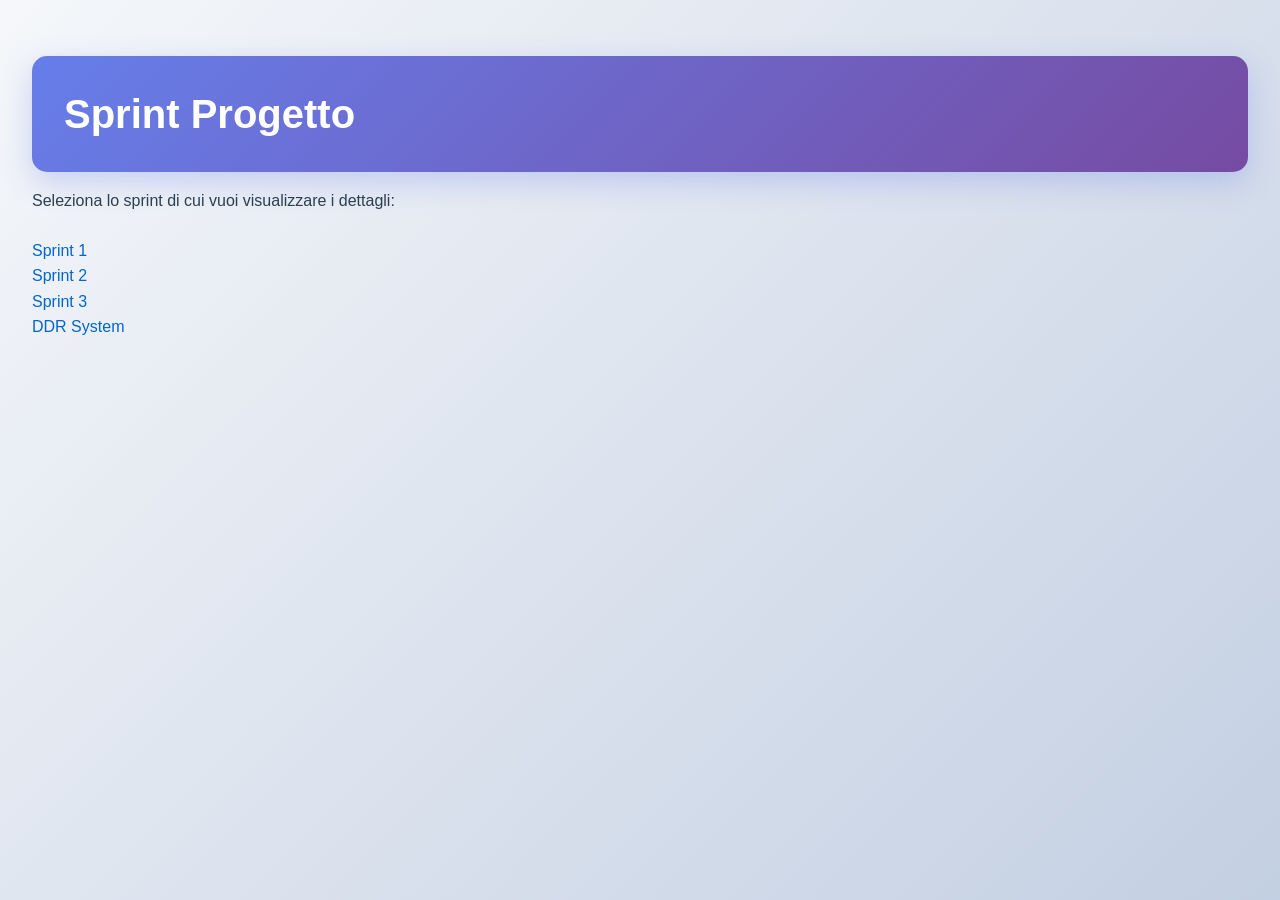
<file: docs/index.html>
<!DOCTYPE html>
<html lang="en">
<head>
    <meta charset="UTF-8">
    <meta name="viewport" content="width=device-width, initial-scale=1.0">
    <title>Sprint Progetto</title>
    <link rel="stylesheet" type="text/css" href="./css/styles.css">
</head>
<body>
    <h1>Sprint Progetto</h1>
    <p>Seleziona lo sprint di cui vuoi visualizzare i dettagli:</p>
    <a href="sprint1.html">Sprint 1</a>
    <br>
    <a href="sprint2.html">Sprint 2</a>
    <br>
    <a href="sprint3.html">Sprint 3</a>
    <br>
    <a href="ddrsystem.html">DDR System</a>
    <br>
</body>
</html>
</file>
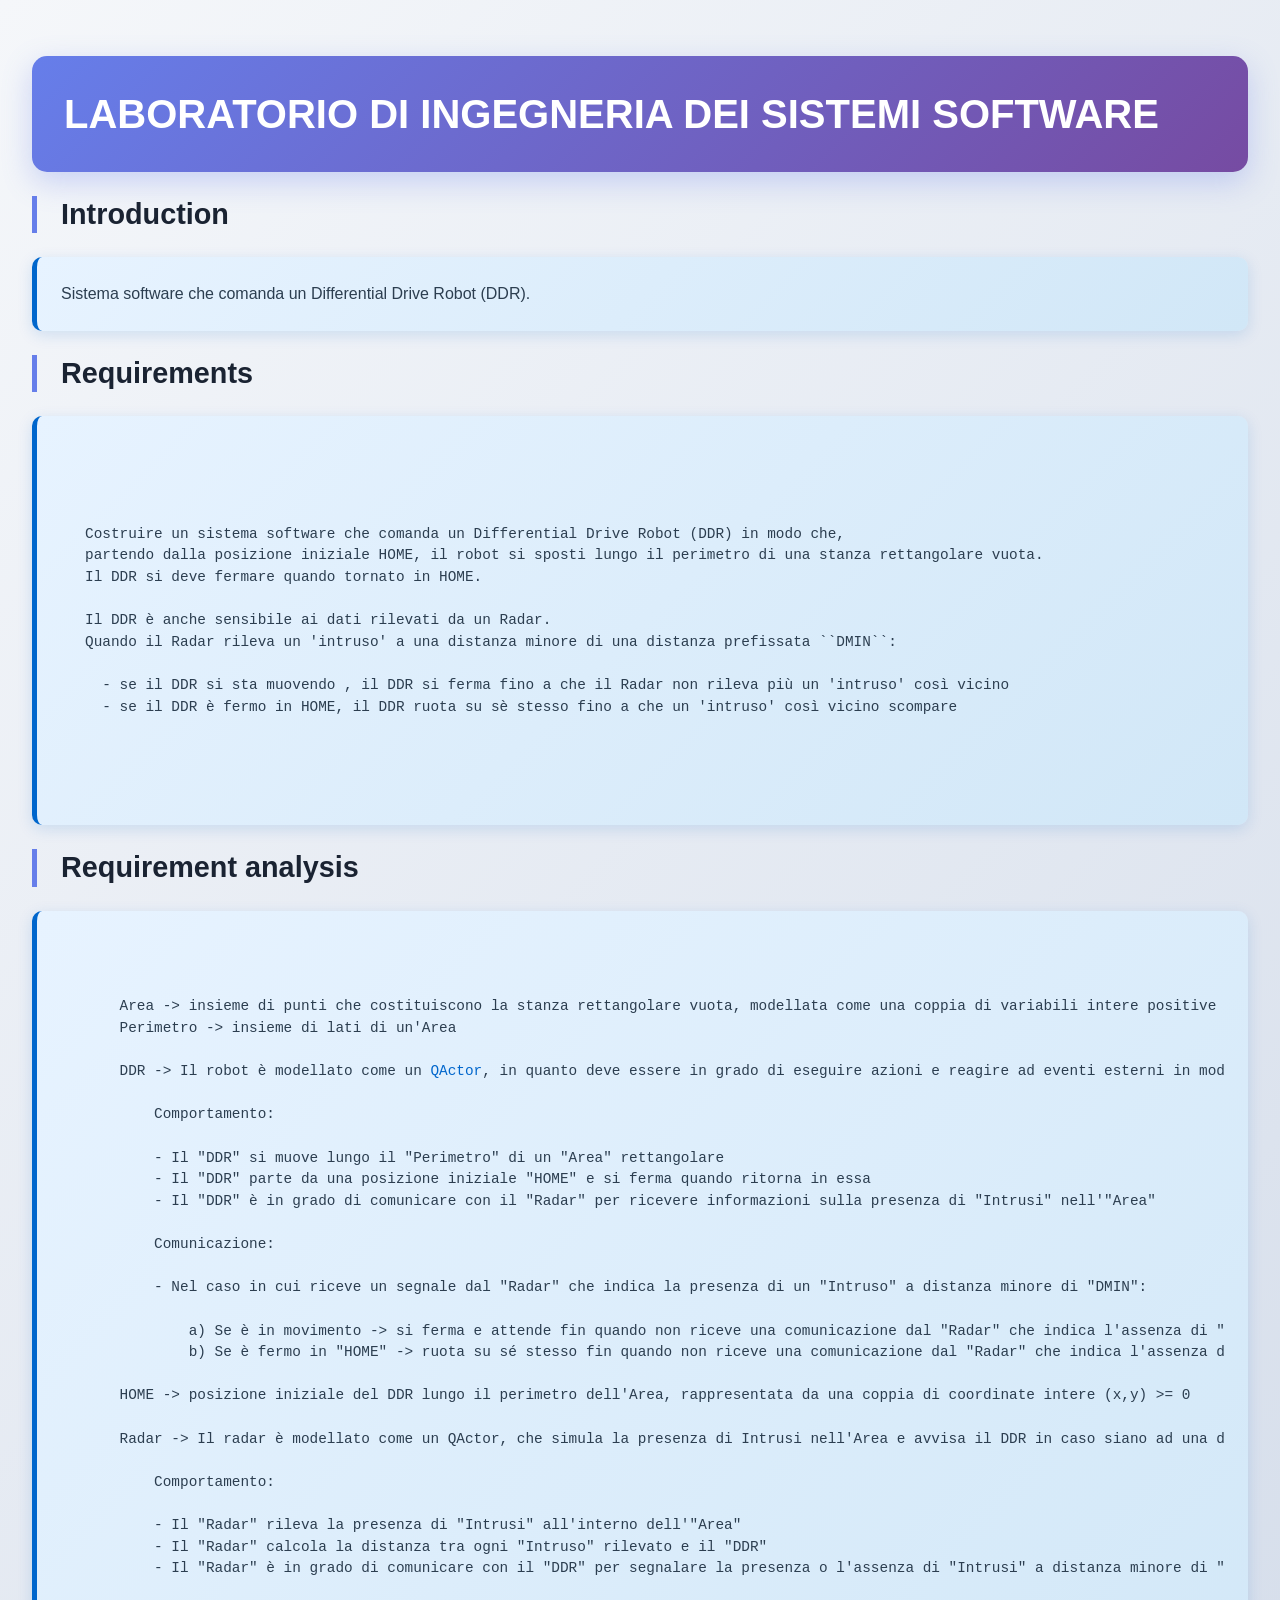
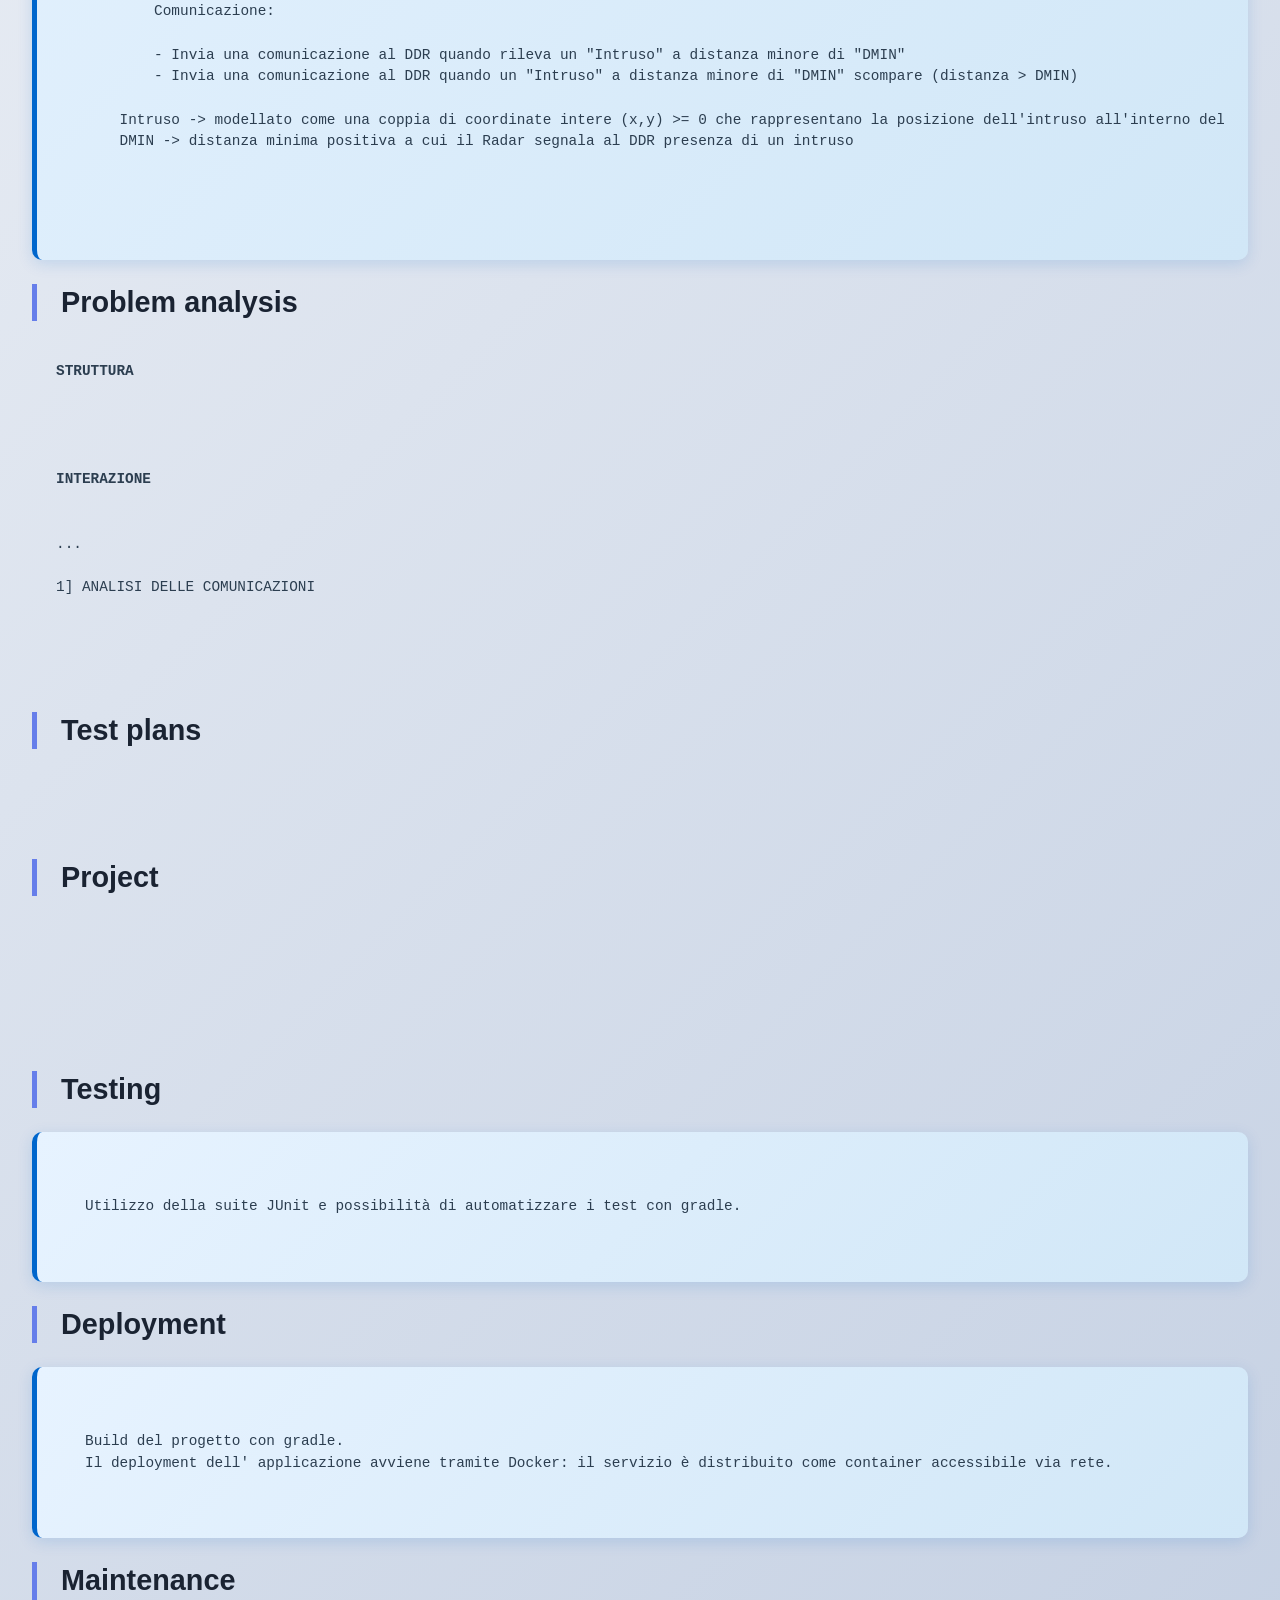
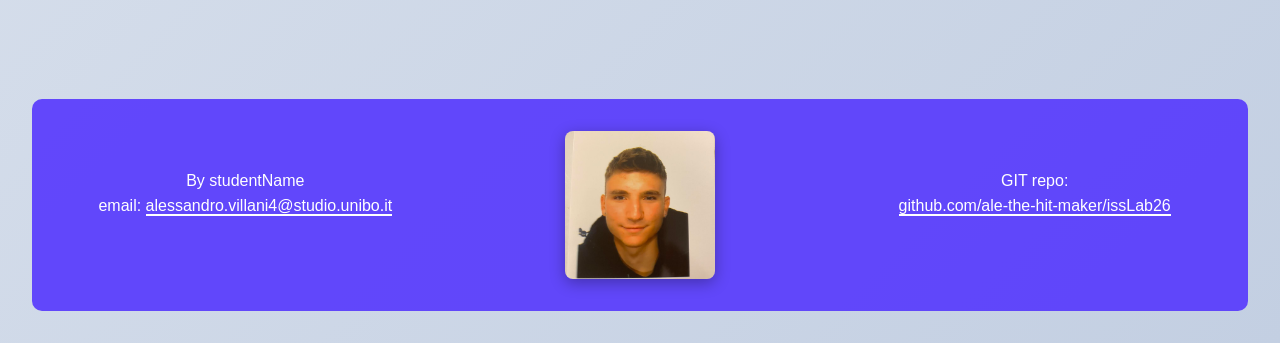
<file: docs/ddrsystem.html>
<!DOCTYPE html>
<html lang="en">
<head>
    <meta charset="UTF-8">
    <meta name="viewport" content="width=device-width, initial-scale=1.0">
    <title>DDR System</title>
<link rel="stylesheet" type="text/css" href="./css/styles.css">
</head>
    

<body>
<div id="top">
<h1>LABORATORIO DI INGEGNERIA DEI SISTEMI SOFTWARE <font size="5"></font> </h1>
</div>  

<div class="body"> 
<h2>Introduction</h2>
<div class="remark">
</pre>
    Sistema software che comanda un Differential Drive Robot (DDR).

</pre>
</div>

<h2>Requirements</h2>
 
<div class="remark">
<pre>


Costruire un sistema software che comanda un Differential Drive Robot (DDR) in modo che, 
partendo dalla posizione iniziale HOME, il robot si sposti lungo il perimetro di una stanza rettangolare vuota. 
Il DDR si deve fermare quando tornato in HOME.

Il DDR è anche sensibile ai dati rilevati da un Radar.
Quando il Radar rileva un 'intruso' a una distanza minore di una distanza prefissata ``DMIN``:
  
  - se il DDR si sta muovendo , il DDR si ferma fino a che il Radar non rileva più un 'intruso' così vicino 
  - se il DDR è fermo in HOME, il DDR ruota su sè stesso fino a che un 'intruso' così vicino scompare


</pre>
</div>



<h2>Requirement analysis</h2>
 
<div class="remark">
<pre>

    Area -> insieme di punti che costituiscono la stanza rettangolare vuota, modellata come una coppia di variabili intere positive che rappresentano la lunghezza e la larghezza dell'Area
    Perimetro -> insieme di lati di un'Area

    DDR -> Il robot è modellato come un <a href="https://anatali.github.io/issLab2026/_static/docs/Protobook.pdf#page=186" target="_blank">QActor</a>, in quanto deve essere in grado di eseguire azioni e reagire ad eventi esterni in modo proattivo.
        
        Comportamento:

        - Il "DDR" si muove lungo il "Perimetro" di un "Area" rettangolare
        - Il "DDR" parte da una posizione iniziale "HOME" e si ferma quando ritorna in essa
        - Il "DDR" è in grado di comunicare con il "Radar" per ricevere informazioni sulla presenza di "Intrusi" nell'"Area"

        Comunicazione:

        - Nel caso in cui riceve un segnale dal "Radar" che indica la presenza di un "Intruso" a distanza minore di "DMIN":

            a) Se è in movimento -> si ferma e attende fin quando non riceve una comunicazione dal "Radar" che indica l'assenza di "Intrusi" vicini (distanza > DMIN)
            b) Se è fermo in "HOME" -> ruota su sé stesso fin quando non riceve una comunicazione dal "Radar" che indica l'assenza di "Intrusi" vicini (distanza > DMIN)

    HOME -> posizione iniziale del DDR lungo il perimetro dell'Area, rappresentata da una coppia di coordinate intere (x,y) >= 0

    Radar -> Il radar è modellato come un QActor, che simula la presenza di Intrusi nell'Area e avvisa il DDR in caso siano ad una distanza minore di DMIN.
        
        Comportamento:
        
        - Il "Radar" rileva la presenza di "Intrusi" all'interno dell'"Area"
        - Il "Radar" calcola la distanza tra ogni "Intruso" rilevato e il "DDR"
        - Il "Radar" è in grado di comunicare con il "DDR" per segnalare la presenza o l'assenza di "Intrusi" a distanza minore di "DMIN"

        Comunicazione:

        - Invia una comunicazione al DDR quando rileva un "Intruso" a distanza minore di "DMIN"
        - Invia una comunicazione al DDR quando un "Intruso" a distanza minore di "DMIN" scompare (distanza > DMIN)

    Intruso -> modellato come una coppia di coordinate intere (x,y) >= 0 che rappresentano la posizione dell'intruso all'interno dell'Area
    DMIN -> distanza minima positiva a cui il Radar segnala al DDR presenza di un intruso


</pre>
</div>
 

<h2>Problem analysis</h2>

<pre>
<strong>STRUTTURA</strong>


<!-- <img src="./img/AnalisiDelProblema_s3.png" alt="Problem Analysis" width="40%" height="40%">
-->

<strong>INTERAZIONE</strong>


...

1] ANALISI DELLE COMUNICAZIONI



</pre>

<h2>Test plans</h2> 
<pre>

</pre>

<h2>Project</h2> 
 <pre>



 </pre>
 

<h2>Testing</h2>
<div class="remark">
<pre>
Utilizzo della suite JUnit e possibilità di automatizzare i test con gradle. 
</pre>
</div>

<h2>Deployment</h2>
<div class="remark">
<pre>
Build del progetto con gradle.
Il deployment dell' applicazione avviene tramite Docker: il servizio è distribuito come container accessibile via rete. 
</pre>
</div>

<h2>Maintenance</h2> 
 
<!-- USEFUL
<table style="width:100%" border="1">
<tr>
<td style="width:50%">
</td>
<td></td>
</tr>
</table>
-->
	      	
<br/><br/> 	
</div>  

<div class="footer">
    <div class="footer-left">
        <p>By studentName<br>email: <a href="mailto:alessandro.villani4@studio.unibo.it">alessandro.villani4@studio.unibo.it</a></p>
    </div>
    <div class="footer-center">
        <img src="./img/AlessandroVillani.jpg" alt="emiglio">
    </div>
    <div class="footer-right">
        <p>GIT repo:<br><a href="https://github.com/ale-the-hit-maker/issLab26">github.com/ale-the-hit-maker/issLab26</a></p>
    </div>
</div>
</body>
</html>
</file>
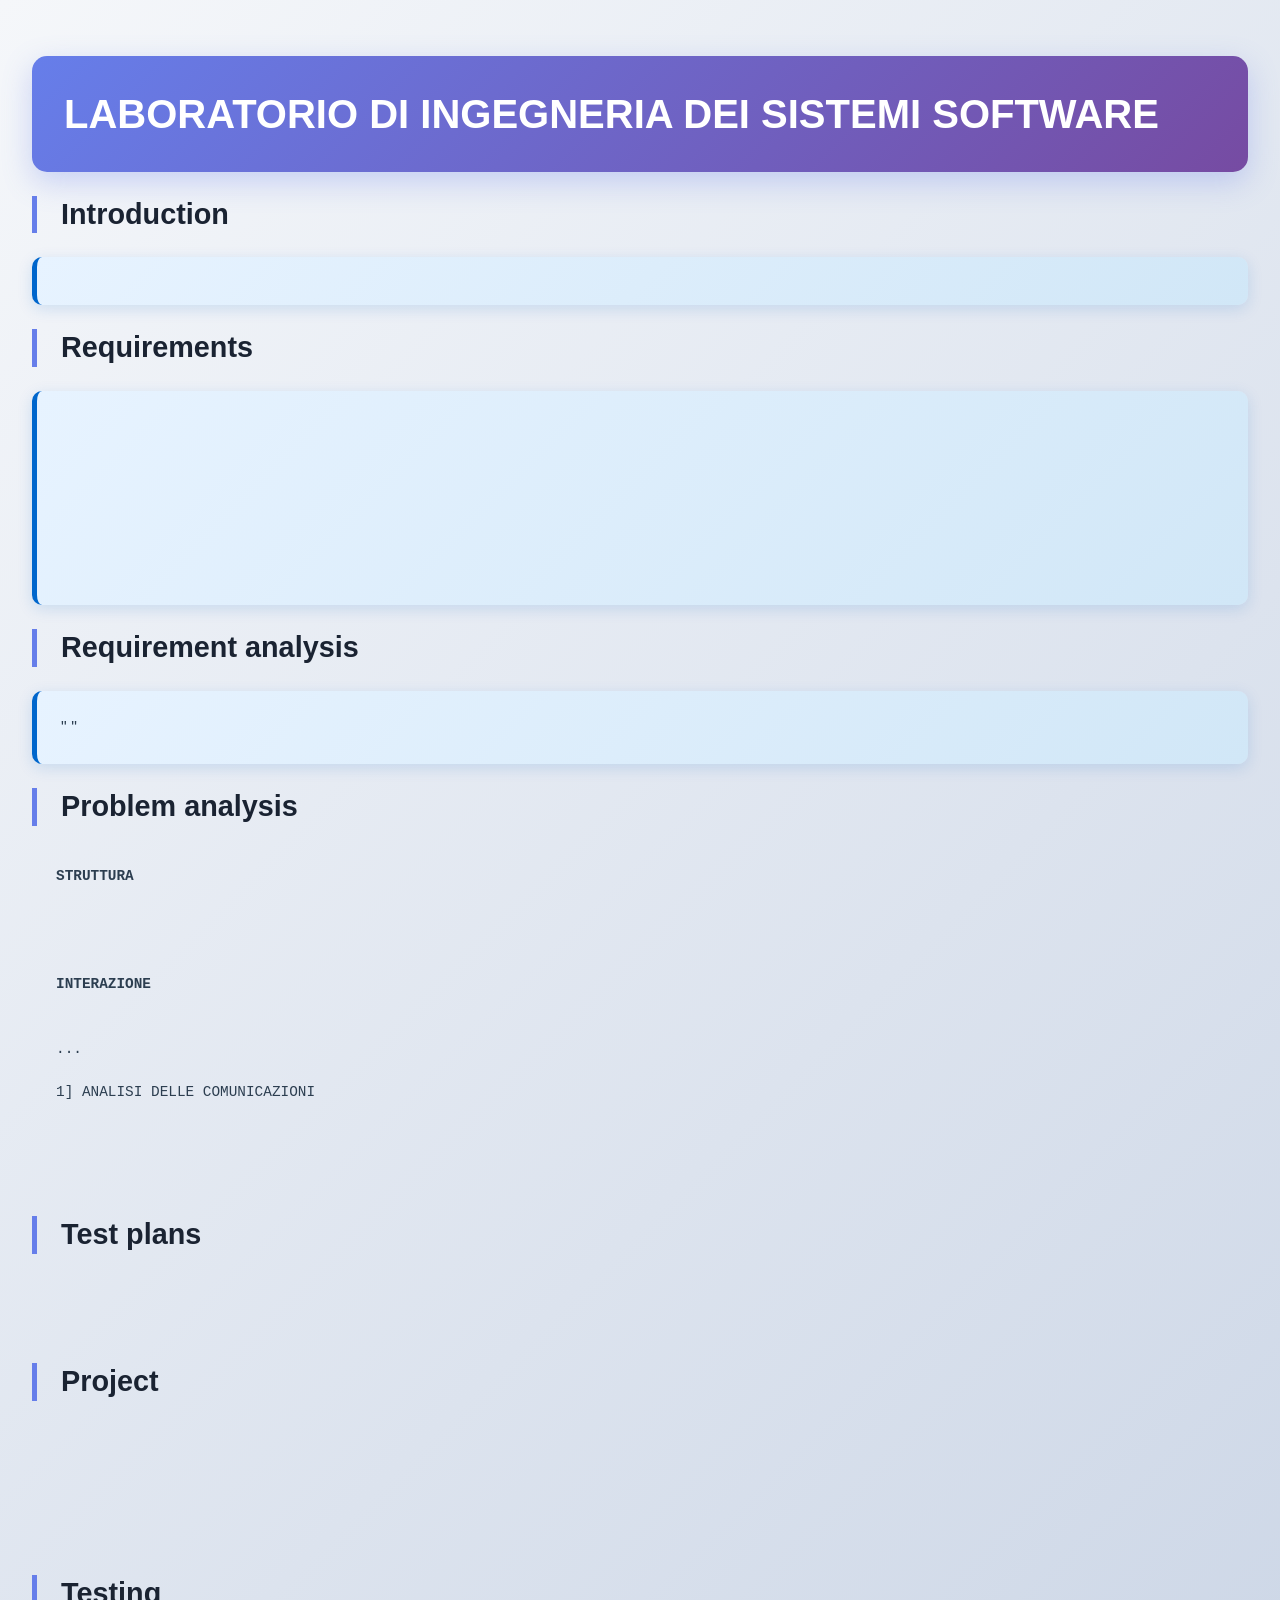
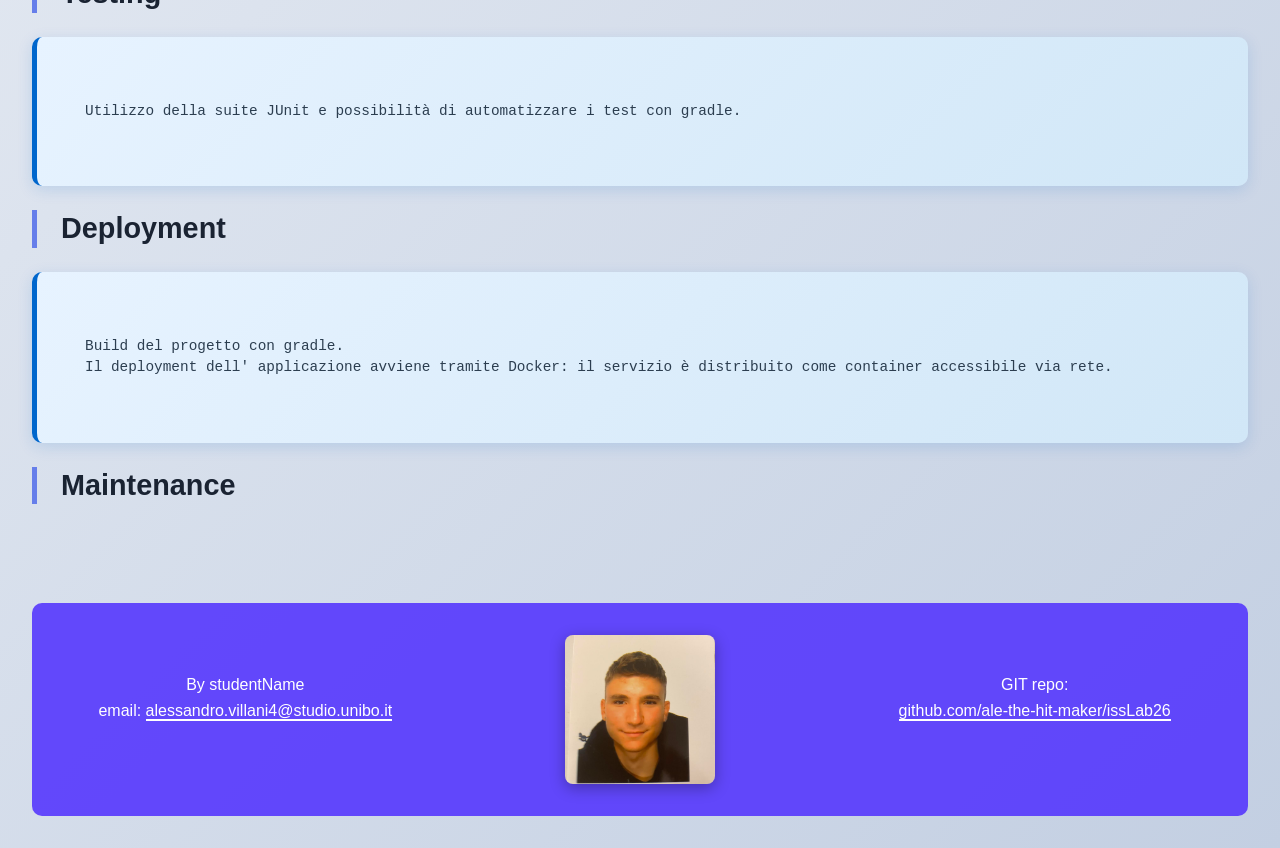
<file: docs/firefly.html>
<!DOCTYPE html>
<html lang="en">
<head>
    <meta charset="UTF-8">
    <meta name="viewport" content="width=device-width, initial-scale=1.0">
    <title>Sprint 3</title>
<link rel="stylesheet" type="text/css" href="./css/styles.css">
</head>
    

<body>
<div id="top">
<h1>LABORATORIO DI INGEGNERIA DEI SISTEMI SOFTWARE <font size="5"></font> </h1>
</div>  

<div class="body"> 
<h2>Introduction</h2>
<div class="remark">
</pre>


</pre>
</div>

<h2>Requirements</h2>
 
<div class="remark">
<pre>




</pre>
</div>



<h2>Requirement analysis</h2>
 
<div class="remark">
	" "
</div>
 

<h2>Problem analysis</h2>

<pre>
<strong>STRUTTURA</strong>


<!-- <img src="./img/AnalisiDelProblema_s3.png" alt="Problem Analysis" width="40%" height="40%">
-->

<strong>INTERAZIONE</strong>


...

1] ANALISI DELLE COMUNICAZIONI



</pre>

<h2>Test plans</h2> 
<pre>

</pre>

<h2>Project</h2> 
 <pre>



 </pre>
 

<h2>Testing</h2>
<div class="remark">
<pre>
Utilizzo della suite JUnit e possibilità di automatizzare i test con gradle. 
</pre>
</div>

<h2>Deployment</h2>
<div class="remark">
<pre>
Build del progetto con gradle.
Il deployment dell' applicazione avviene tramite Docker: il servizio è distribuito come container accessibile via rete. 
</pre>
</div>

<h2>Maintenance</h2> 
 
<!-- USEFUL
<table style="width:100%" border="1">
<tr>
<td style="width:50%">
</td>
<td></td>
</tr>
</table>
-->
	      	
<br/><br/> 	
</div>  

<div class="footer">
    <div class="footer-left">
        <p>By studentName<br>email: <a href="mailto:alessandro.villani4@studio.unibo.it">alessandro.villani4@studio.unibo.it</a></p>
    </div>
    <div class="footer-center">
        <img src="./img/AlessandroVillani.jpg" alt="emiglio">
    </div>
    <div class="footer-right">
        <p>GIT repo:<br><a href="https://github.com/ale-the-hit-maker/issLab26">github.com/ale-the-hit-maker/issLab26</a></p>
    </div>
</div>
</body>
</html>
</file>
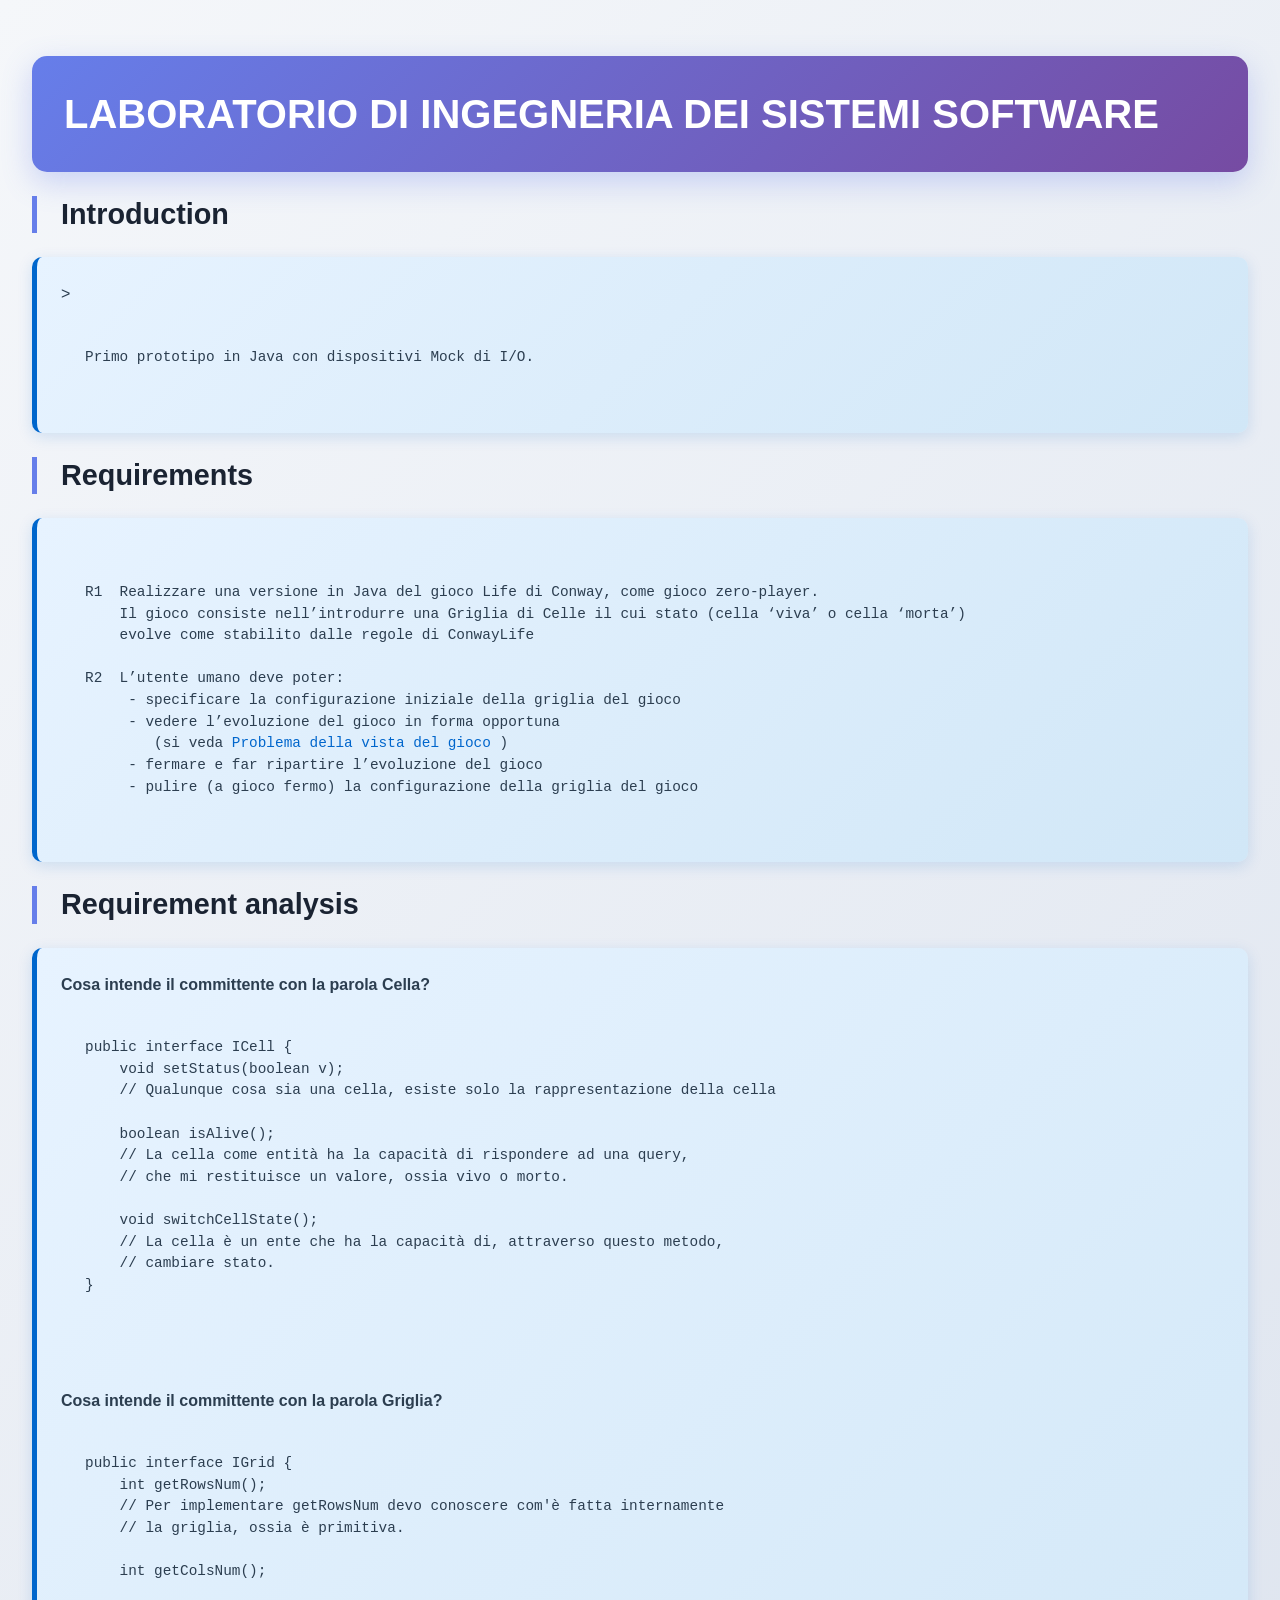
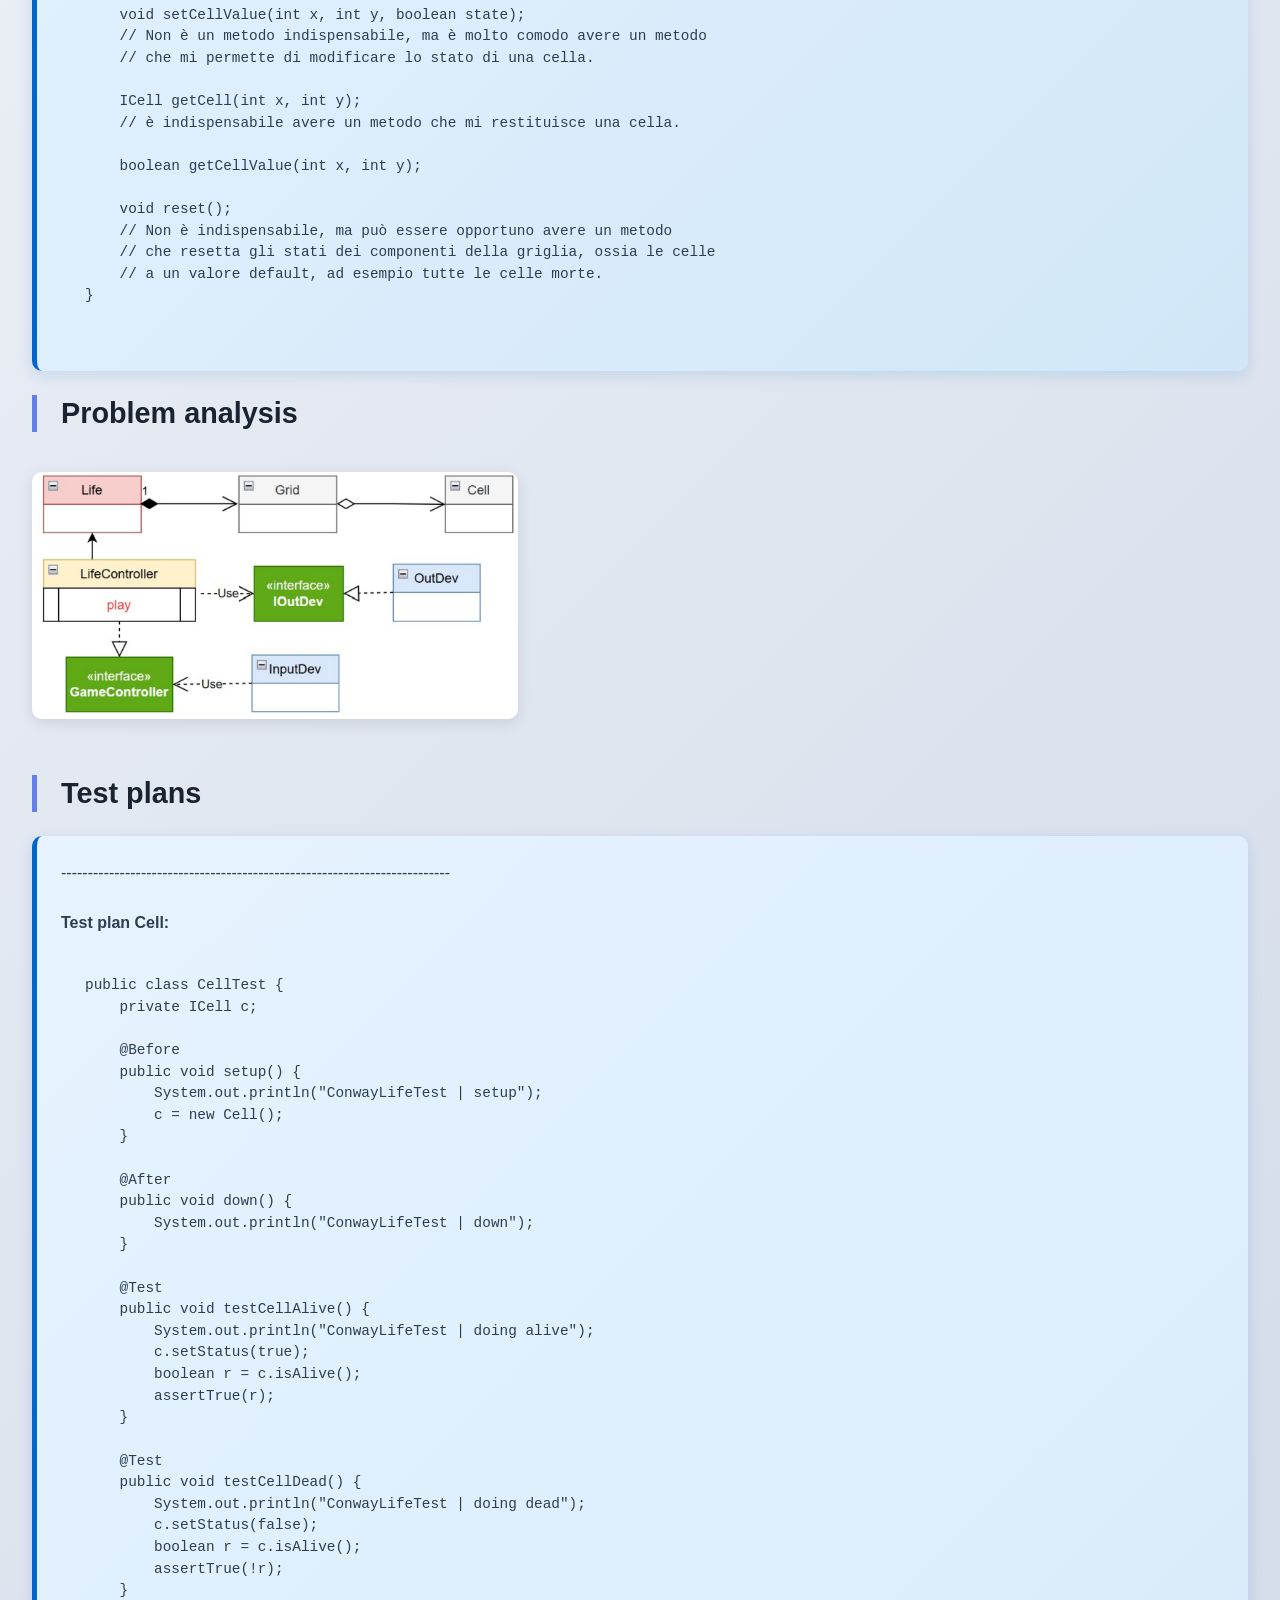
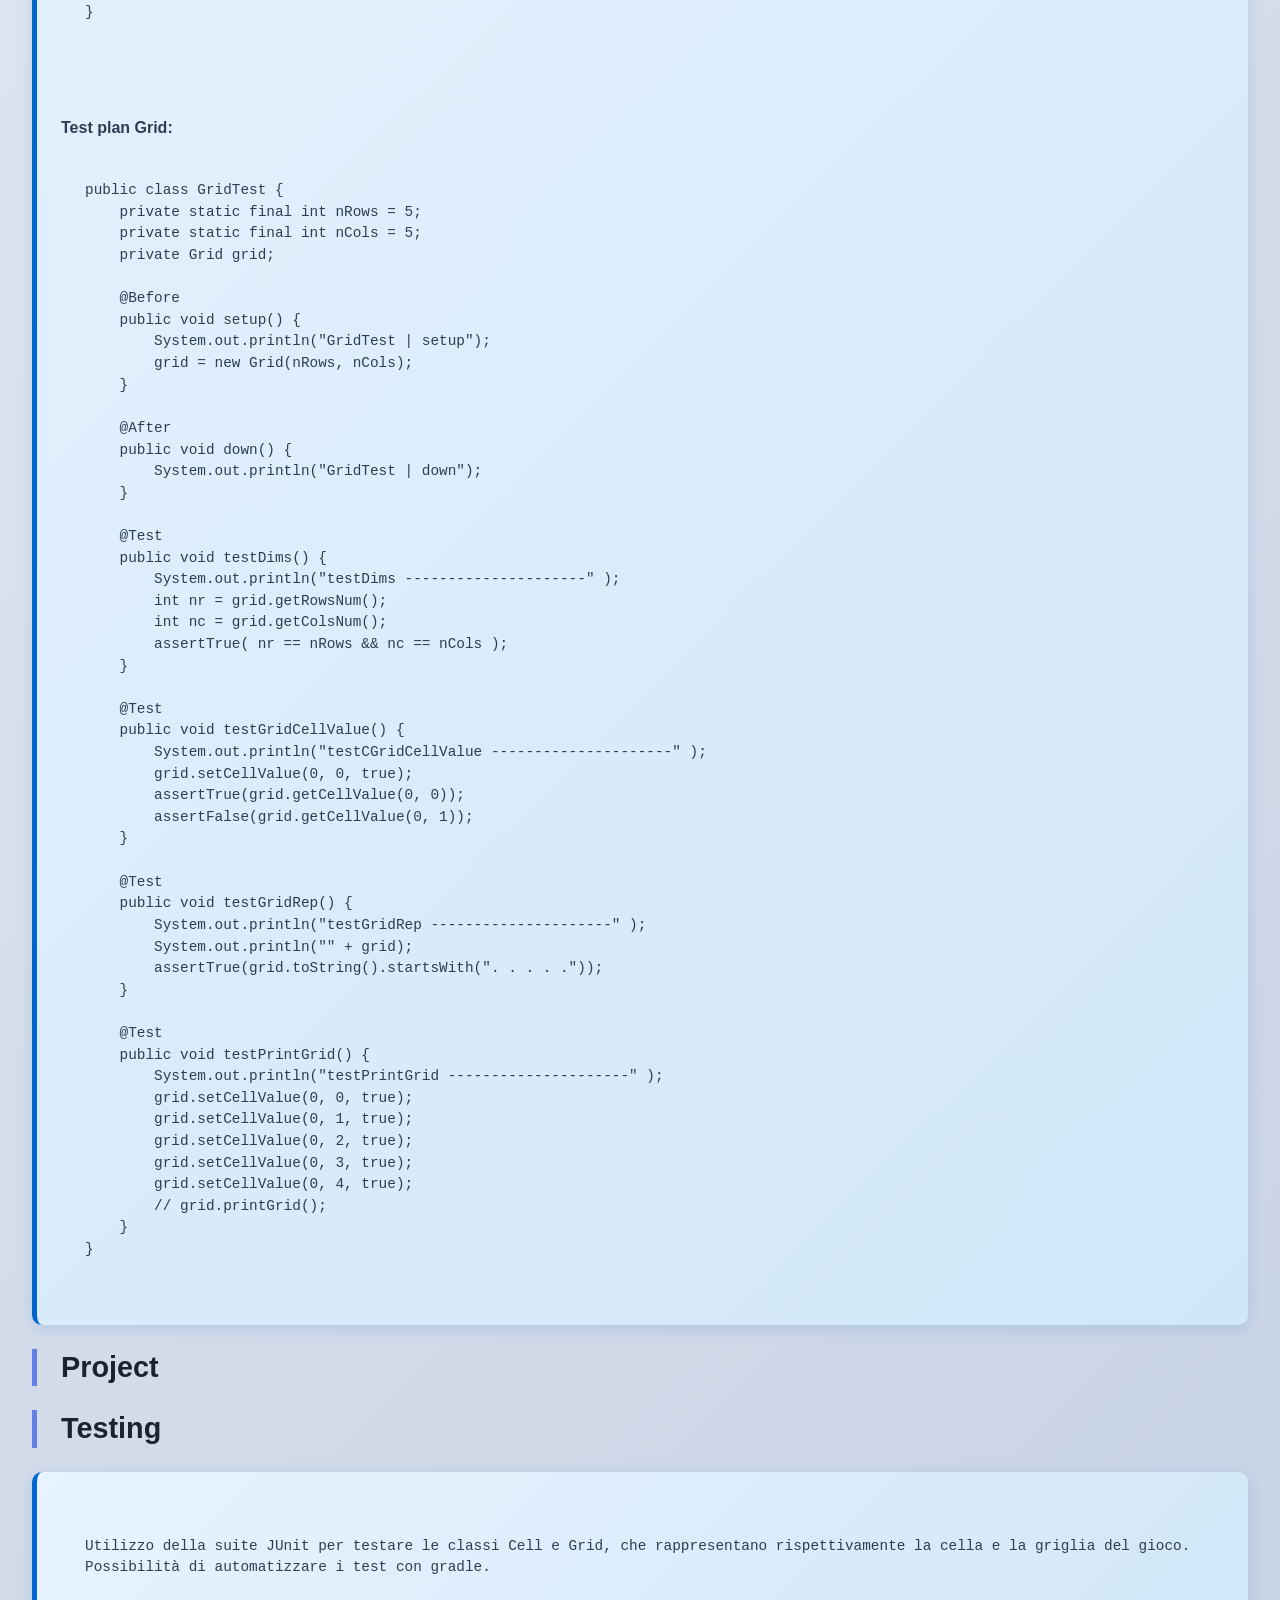
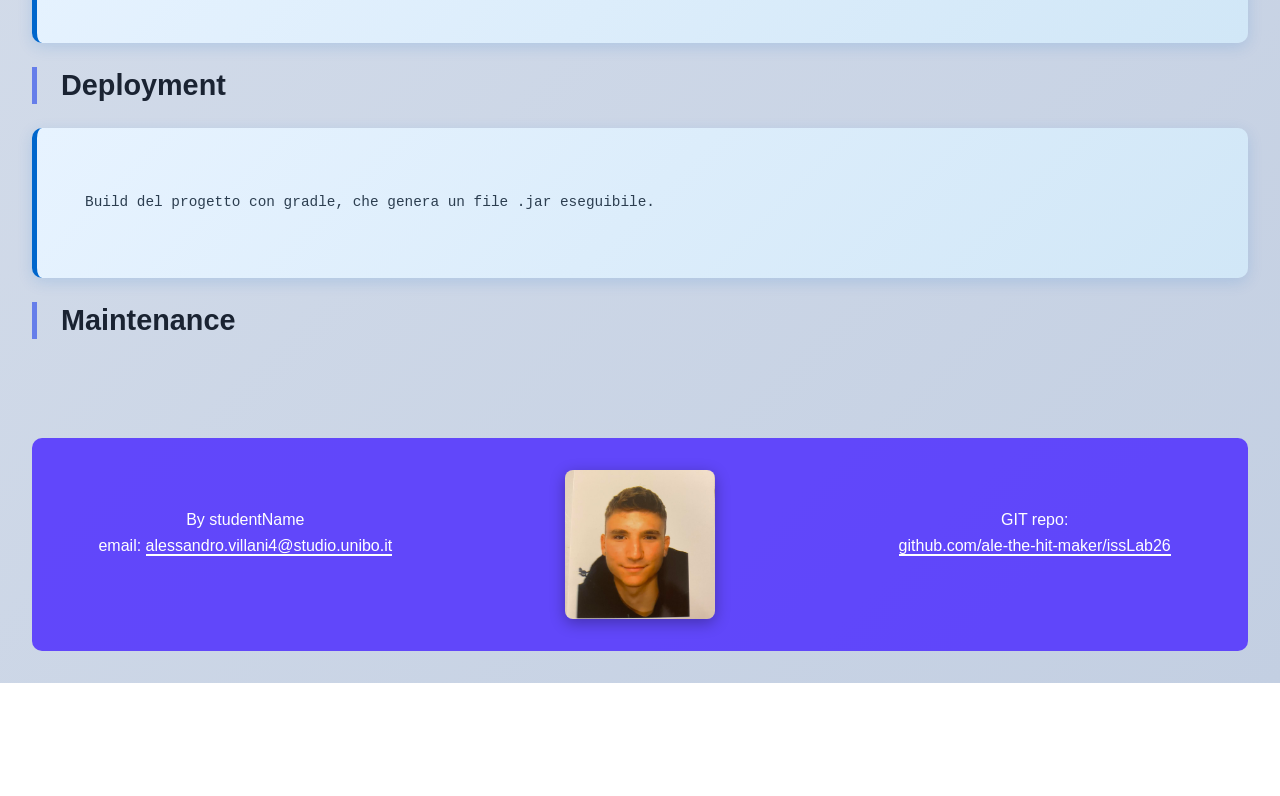
<file: docs/sprint1.html>
<!DOCTYPE html>
<html lang="en">
<head>
    <meta charset="UTF-8">
    <meta name="viewport" content="width=device-width, initial-scale=1.0">
    <title>Sprint 1</title>
<link rel="stylesheet" type="text/css" href="./css/styles.css">
</head>
    
 
   
</head>
	
		
  


   
<title>TemplateToFill</title></head>
    
<!--
	<body onload="loadNav();">
		<div id="openButton" class="openButton" onclick="openNav(true)">&#9776; Menu</div>
		<div id="sidenav" class="sidenav">
			<a class="closeButton" href="javascript:void(0)" onclick="closeNav(true)">&times;</a>
			<a href=".README.html">ReadMe</a>
			<a class="sprint" href="../../../Sprint0/Codice/userDocs/Cold%20Storage%20Service%20-%20Natali%20V3.html">Sprint0</a>
			<a class="sprint" href="../../../Sprint1.0/Codice/userDocs/Sprint%201.0%20-%20V3.html">Sprint1.0</a>
			<a class="sprint" href="../../../Sprint1.1/Codice/userDocs/Sprint%201.1%20-%20V3.html">Sprint1.1</a>
			<a id="currentSprint" class="sprint" href="#">&#8211;&#8212; Sprint2 &#8212;&#8211;</a>
			<div class="sidenavSection">
				<a href="#Goal Sprint 2">Goal Sprint 2</a>
				<a href="#Requisiti">Requisiti</a>
				<a href="#Analisi dei Requisiti">Analisi dei Requisiti</a>
				<a href="#Analisi del Problema">Analisi del Problema</a>
				<a href="#Test Plan">Test Plan</a>
				<a href="#Progettazione">Progettazione</a>
				<a href="#Deployment">Deployment</a>
			</div>
			<p class="separator">&mdash;&mdash;&mdash;&ndash;&ndash;&mdash;&mdash;&mdash;</p>
			<a class="sprint" href="../../../Sprint3/Codice/userDoc/Sprint%203.html">Sprint3</a>
			<bottom-spacer/>
		</div>
-->
<body>
<div id="top">
<h1>LABORATORIO DI INGEGNERIA DEI SISTEMI SOFTWARE <font size="5"></font> </h1>
</div>  

<div class="body"> 
<h2>Introduction</h2>
<div class="remark">>
<pre>
Primo prototipo in Java con dispositivi Mock di I/O.
</pre>
</div>

<h2>Requirements</h2>

<div class="remark">
<pre>
R1  Realizzare una versione in Java del gioco Life di Conway, come gioco zero-player. 
    Il gioco consiste nell’introdurre una Griglia di Celle il cui stato (cella ‘viva’ o cella ‘morta’) 
    evolve come stabilito dalle regole di ConwayLife

R2  L’utente umano deve poter:
     - specificare la configurazione iniziale della griglia del gioco    
     - vedere l’evoluzione del gioco in forma opportuna 
        (si veda <a href='https://anatali.github.io/issLab2026/_static/docs/Protobook.pdf#section.6.3'>Problema della vista del gioco</a> )
     - fermare e far ripartire l’evoluzione del gioco
     - pulire (a gioco fermo) la configurazione della griglia del gioco
</pre>
</div>

 

<h2>Requirement analysis</h2>
 
<div class="remark">

	<b>Cosa intende il committente con la parola Cella?</b>
	<br>
	<pre><code>public interface ICell {
    void setStatus(boolean v);
    // Qualunque cosa sia una cella, esiste solo la rappresentazione della cella
    
    boolean isAlive();
    // La cella come entità ha la capacità di rispondere ad una query,
    // che mi restituisce un valore, ossia vivo o morto.
    
    void switchCellState();
    // La cella è un ente che ha la capacità di, attraverso questo metodo,
    // cambiare stato.
}</code></pre>
	<br><br>

	<b>Cosa intende il committente con la parola Griglia?</b>
	<br>
	<pre><code>public interface IGrid {
    int getRowsNum();
    // Per implementare getRowsNum devo conoscere com'è fatta internamente
    // la griglia, ossia è primitiva.
    
    int getColsNum();
    
    void setCellValue(int x, int y, boolean state);
    // Non è un metodo indispensabile, ma è molto comodo avere un metodo
    // che mi permette di modificare lo stato di una cella.
    
    ICell getCell(int x, int y);
    // è indispensabile avere un metodo che mi restituisce una cella.
    
    boolean getCellValue(int x, int y);
    
    void reset();
    // Non è indispensabile, ma può essere opportuno avere un metodo
    // che resetta gli stati dei componenti della griglia, ossia le celle
    // a un valore default, ad esempio tutte le celle morte.
}</code></pre>
</div>

<h2>Problem analysis</h2>
 
<img src="./img/AnalisiDelProblema_s0.png" alt="Problem Analysis" width="40%" height="40%">

<h2>Test plans</h2> 
<div class="remark">
	<p>-------------------------------------------------------------------------</p>
	<b>Test plan Cell:</b>
	<br>
	<pre><code>public class CellTest {
    private ICell c;

    @Before
    public void setup() {
        System.out.println("ConwayLifeTest | setup");   
        c = new Cell();
    }
    
    @After
    public void down() {
        System.out.println("ConwayLifeTest | down");
    }
    
    @Test
    public void testCellAlive() {
        System.out.println("ConwayLifeTest | doing alive");
        c.setStatus(true);
        boolean r = c.isAlive();
        assertTrue(r);
    }
    
    @Test
    public void testCellDead() {
        System.out.println("ConwayLifeTest | doing dead");
        c.setStatus(false);
        boolean r = c.isAlive();
        assertTrue(!r);
    }   
}</code></pre>
	<br><br>
	<b>Test plan Grid:</b>
	<br>
	<pre><code>public class GridTest {
    private static final int nRows = 5;
    private static final int nCols = 5;
    private Grid grid;

    @Before
    public void setup() {
        System.out.println("GridTest | setup"); 
        grid = new Grid(nRows, nCols);
    }
    
    @After
    public void down() {
        System.out.println("GridTest | down");
    }
    
    @Test
    public void testDims() {
        System.out.println("testDims ---------------------" );
        int nr = grid.getRowsNum();
        int nc = grid.getColsNum();
        assertTrue( nr == nRows && nc == nCols );
    }
    
    @Test
    public void testGridCellValue() {
        System.out.println("testCGridCellValue ---------------------" );
        grid.setCellValue(0, 0, true);
        assertTrue(grid.getCellValue(0, 0));
        assertFalse(grid.getCellValue(0, 1));
    }
    
    @Test
    public void testGridRep() {
        System.out.println("testGridRep ---------------------" );
        System.out.println("" + grid);
        assertTrue(grid.toString().startsWith(". . . . ."));
    }
    
    @Test
    public void testPrintGrid() {
        System.out.println("testPrintGrid ---------------------" );
        grid.setCellValue(0, 0, true);
        grid.setCellValue(0, 1, true);
        grid.setCellValue(0, 2, true);
        grid.setCellValue(0, 3, true);
        grid.setCellValue(0, 4, true);
        // grid.printGrid();
    }
}</code></pre>
</div>

<h2>Project</h2> 
 
 

<h2>Testing</h2>
<div class="remark">
<pre>
Utilizzo della suite JUnit per testare le classi Cell e Grid, che rappresentano rispettivamente la cella e la griglia del gioco.
Possibilità di automatizzare i test con gradle. 
</pre>
</div>

<h2>Deployment</h2> 
<div class="remark">
<pre>
Build del progetto con gradle, che genera un file .jar eseguibile.
</pre>
</div>

<h2>Maintenance</h2> 
 
<!-- USEFUL
<table style="width:100%" border="1">
<tr>
<td style="width:50%">
</td>
<td></td>
</tr>
</table>
-->
	      	
<br/><br/> 	
</div>  

<div class="footer">
    <div class="footer-left">
        <p>By studentName<br>email: <a href="mailto:alessandro.villani4@studio.unibo.it">alessandro.villani4@studio.unibo.it</a></p>
    </div>
    <div class="footer-center">
        <img src="./img/AlessandroVillani.jpg" alt="emiglio">
    </div>
    <div class="footer-right">
        <p>GIT repo:<br><a href="https://github.com/ale-the-hit-maker/issLab26">github.com/ale-the-hit-maker/issLab26</a></p>
    </div>
</div>
</body>
</html>
</file>
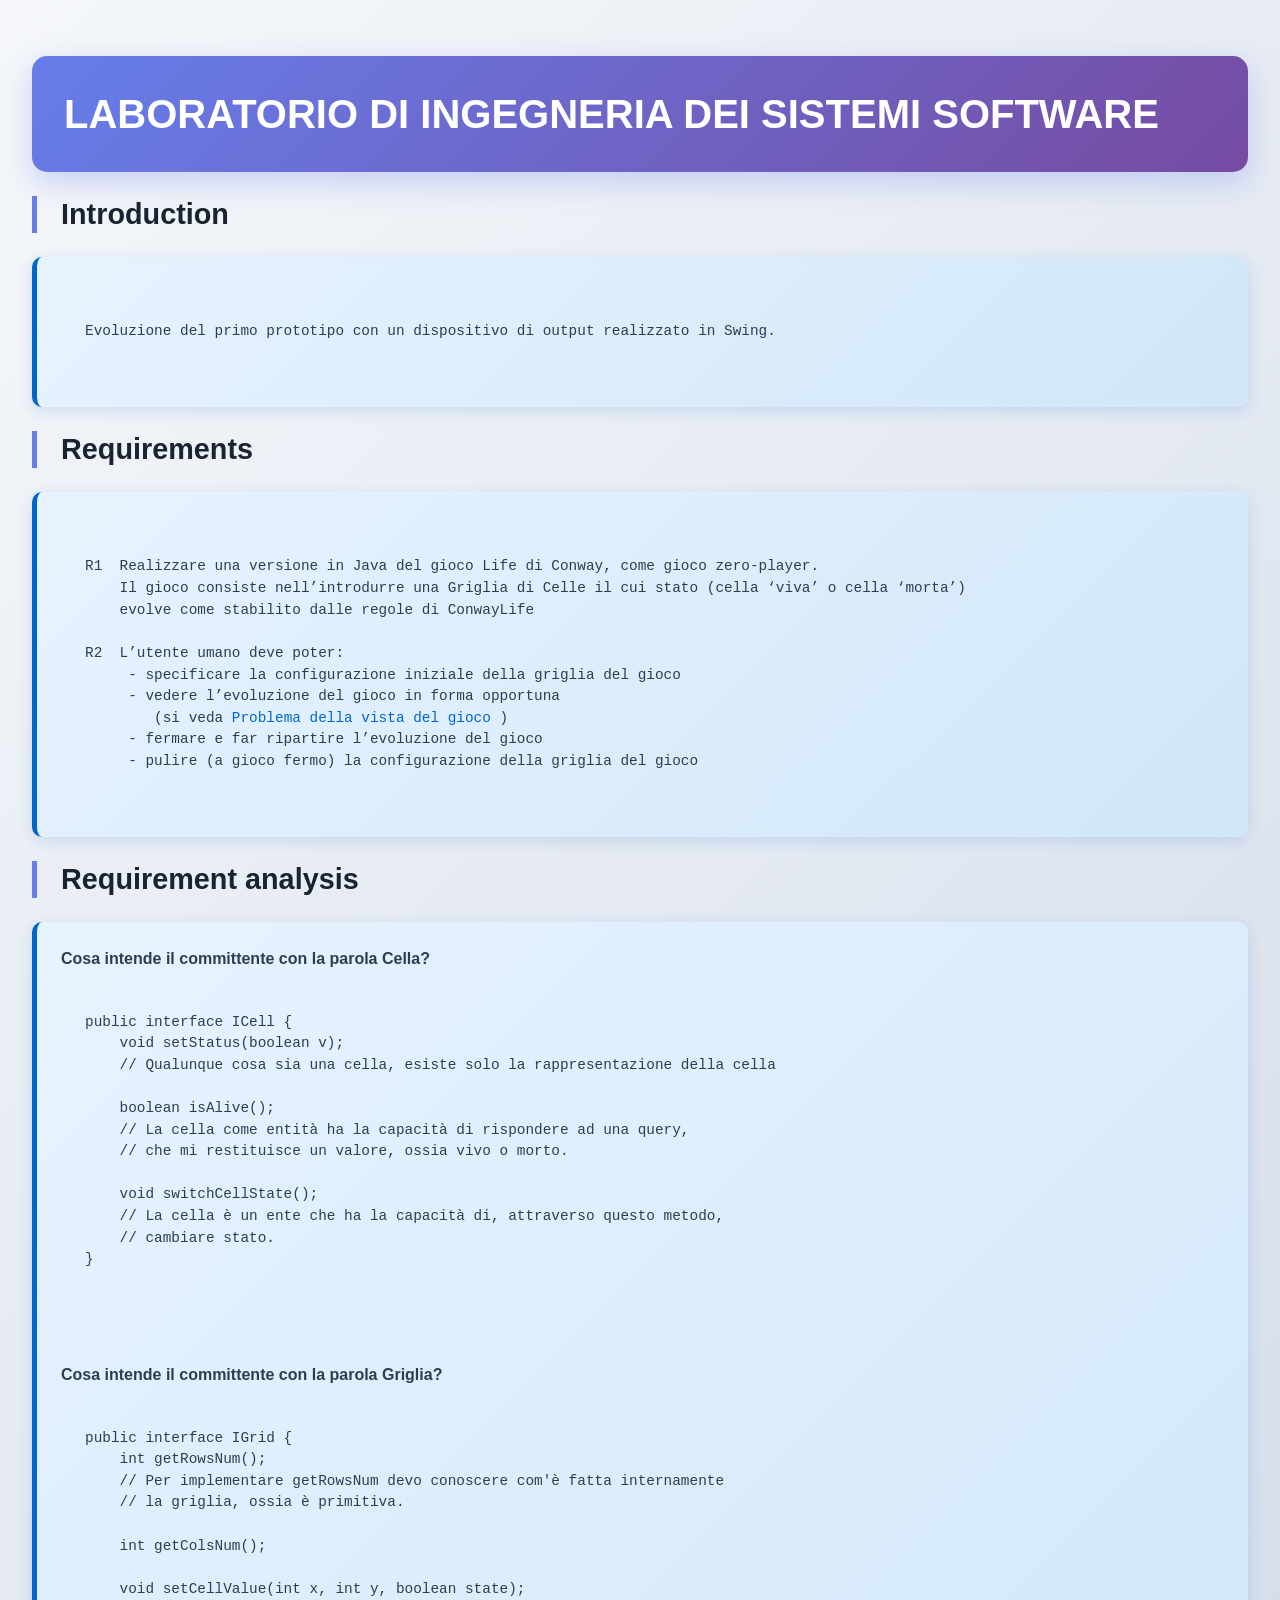
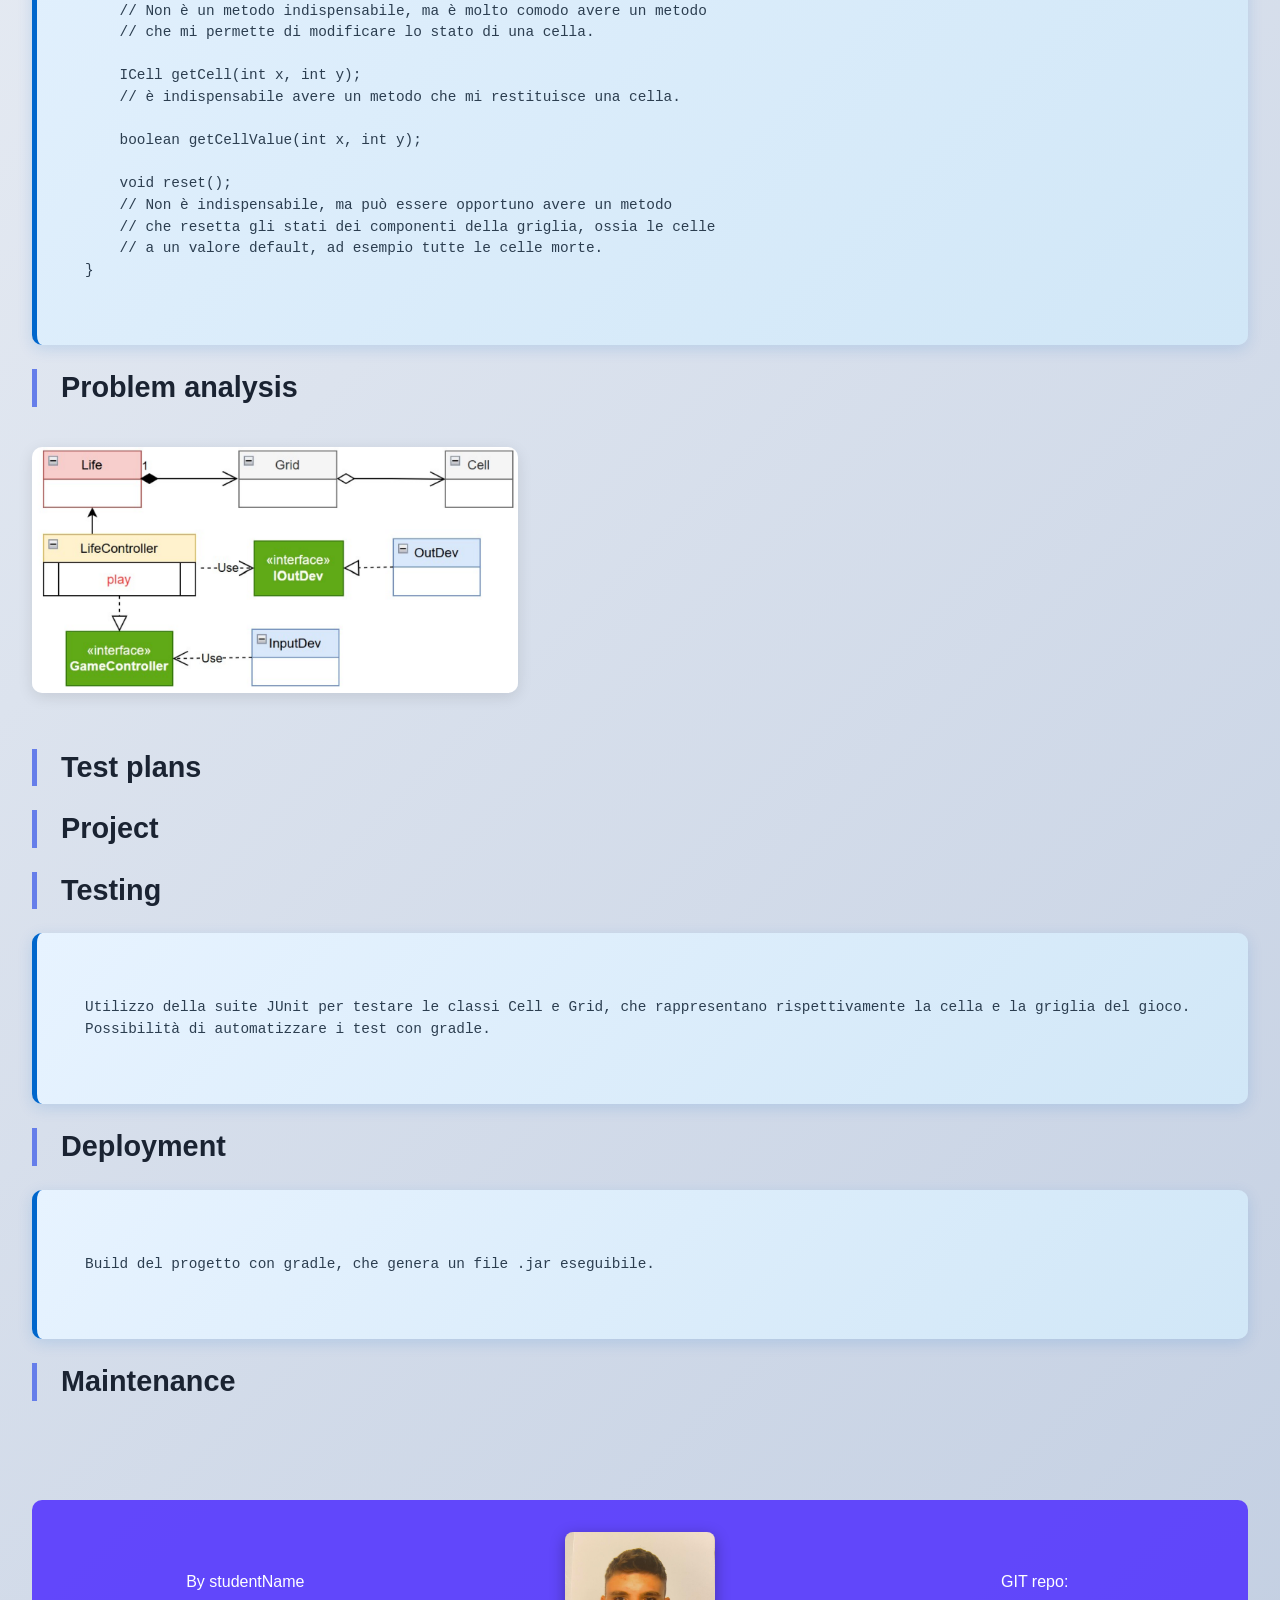
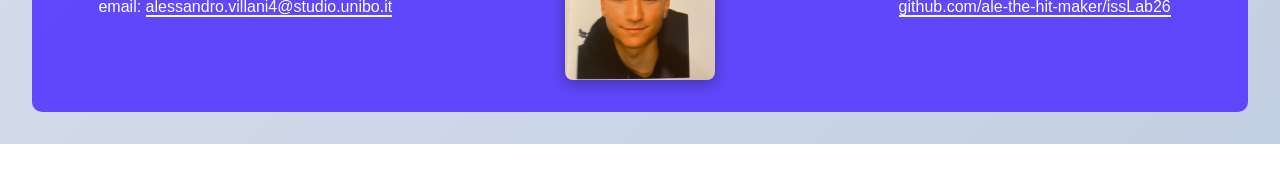
<file: docs/sprint2.html>
<!DOCTYPE html>
<html lang="en">
<head>
    <meta charset="UTF-8">
    <meta name="viewport" content="width=device-width, initial-scale=1.0">
    <title>Sprint 2</title>
<link rel="stylesheet" type="text/css" href="./css/styles.css">
</head>
    
 
   
</head>
	
		
  


   
<title>TemplateToFill</title></head>
    
<!--
	<body onload="loadNav();">
		<div id="openButton" class="openButton" onclick="openNav(true)">&#9776; Menu</div>
		<div id="sidenav" class="sidenav">
			<a class="closeButton" href="javascript:void(0)" onclick="closeNav(true)">&times;</a>
			<a href=".README.html">ReadMe</a>
			<a class="sprint" href="../../../Sprint0/Codice/userDocs/Cold%20Storage%20Service%20-%20Natali%20V3.html">Sprint0</a>
			<a class="sprint" href="../../../Sprint1.0/Codice/userDocs/Sprint%201.0%20-%20V3.html">Sprint1.0</a>
			<a class="sprint" href="../../../Sprint1.1/Codice/userDocs/Sprint%201.1%20-%20V3.html">Sprint1.1</a>
			<a id="currentSprint" class="sprint" href="#">&#8211;&#8212; Sprint2 &#8212;&#8211;</a>
			<div class="sidenavSection">
				<a href="#Goal Sprint 2">Goal Sprint 2</a>
				<a href="#Requisiti">Requisiti</a>
				<a href="#Analisi dei Requisiti">Analisi dei Requisiti</a>
				<a href="#Analisi del Problema">Analisi del Problema</a>
				<a href="#Test Plan">Test Plan</a>
				<a href="#Progettazione">Progettazione</a>
				<a href="#Deployment">Deployment</a>
			</div>
			<p class="separator">&mdash;&mdash;&mdash;&ndash;&ndash;&mdash;&mdash;&mdash;</p>
			<a class="sprint" href="../../../Sprint3/Codice/userDoc/Sprint%203.html">Sprint3</a>
			<bottom-spacer/>
		</div>
-->
<body>
<div id="top">
<h1>LABORATORIO DI INGEGNERIA DEI SISTEMI SOFTWARE <font size="5"></font> </h1>
</div>  

<div class="body"> 
<h2>Introduction</h2>
<div class="remark">
<pre>
Evoluzione del primo prototipo con un dispositivo di output realizzato in Swing.
</pre>
</div>

<h2>Requirements</h2>
 
<div class="remark">
<pre>
R1  Realizzare una versione in Java del gioco Life di Conway, come gioco zero-player. 
    Il gioco consiste nell’introdurre una Griglia di Celle il cui stato (cella ‘viva’ o cella ‘morta’) 
    evolve come stabilito dalle regole di ConwayLife

R2  L’utente umano deve poter:
     - specificare la configurazione iniziale della griglia del gioco    
     - vedere l’evoluzione del gioco in forma opportuna 
        (si veda <a href='https://anatali.github.io/issLab2026/_static/docs/Protobook.pdf#section.6.3'>Problema della vista del gioco</a> )
     - fermare e far ripartire l’evoluzione del gioco
     - pulire (a gioco fermo) la configurazione della griglia del gioco
</pre>
</div>



<h2>Requirement analysis</h2>
 
<div class="remark">

	<b>Cosa intende il committente con la parola Cella?</b>
	<br>
	<pre><code>public interface ICell {
    void setStatus(boolean v);
    // Qualunque cosa sia una cella, esiste solo la rappresentazione della cella
    
    boolean isAlive();
    // La cella come entità ha la capacità di rispondere ad una query,
    // che mi restituisce un valore, ossia vivo o morto.
    
    void switchCellState();
    // La cella è un ente che ha la capacità di, attraverso questo metodo,
    // cambiare stato.
}</code></pre>
	<br><br>

	<b>Cosa intende il committente con la parola Griglia?</b>
	<br>
	<pre><code>public interface IGrid {
    int getRowsNum();
    // Per implementare getRowsNum devo conoscere com'è fatta internamente
    // la griglia, ossia è primitiva.
    
    int getColsNum();
    
    void setCellValue(int x, int y, boolean state);
    // Non è un metodo indispensabile, ma è molto comodo avere un metodo
    // che mi permette di modificare lo stato di una cella.
    
    ICell getCell(int x, int y);
    // è indispensabile avere un metodo che mi restituisce una cella.
    
    boolean getCellValue(int x, int y);
    
    void reset();
    // Non è indispensabile, ma può essere opportuno avere un metodo
    // che resetta gli stati dei componenti della griglia, ossia le celle
    // a un valore default, ad esempio tutte le celle morte.
}</code></pre>
</div>
 

<h2>Problem analysis</h2>
<img src="./img/AnalisiDelProblema_s0.png" alt="Problem Analysis" width="40%" height="40%">


<h2>Test plans</h2> 


<h2>Project</h2> 
 
 

<h2>Testing</h2>
<div class="remark">
<pre>
Utilizzo della suite JUnit per testare le classi Cell e Grid, che rappresentano rispettivamente la cella e la griglia del gioco.
Possibilità di automatizzare i test con gradle. 
</pre>
</div>

<h2>Deployment</h2>
<div class="remark">
<pre>
Build del progetto con gradle, che genera un file .jar eseguibile. 
</pre>
</div>

<h2>Maintenance</h2> 
 
<!-- USEFUL
<table style="width:100%" border="1">
<tr>
<td style="width:50%">
</td>
<td></td>
</tr>
</table>
-->
	      	
<br/><br/> 	
</div>  

<div class="footer">
    <div class="footer-left">
        <p>By studentName<br>email: <a href="mailto:alessandro.villani4@studio.unibo.it">alessandro.villani4@studio.unibo.it</a></p>
    </div>
    <div class="footer-center">
        <img src="./img/AlessandroVillani.jpg" alt="emiglio">
    </div>
    <div class="footer-right">
        <p>GIT repo:<br><a href="https://github.com/ale-the-hit-maker/issLab26">github.com/ale-the-hit-maker/issLab26</a></p>
    </div>
</div>
</body>
</html>
</file>
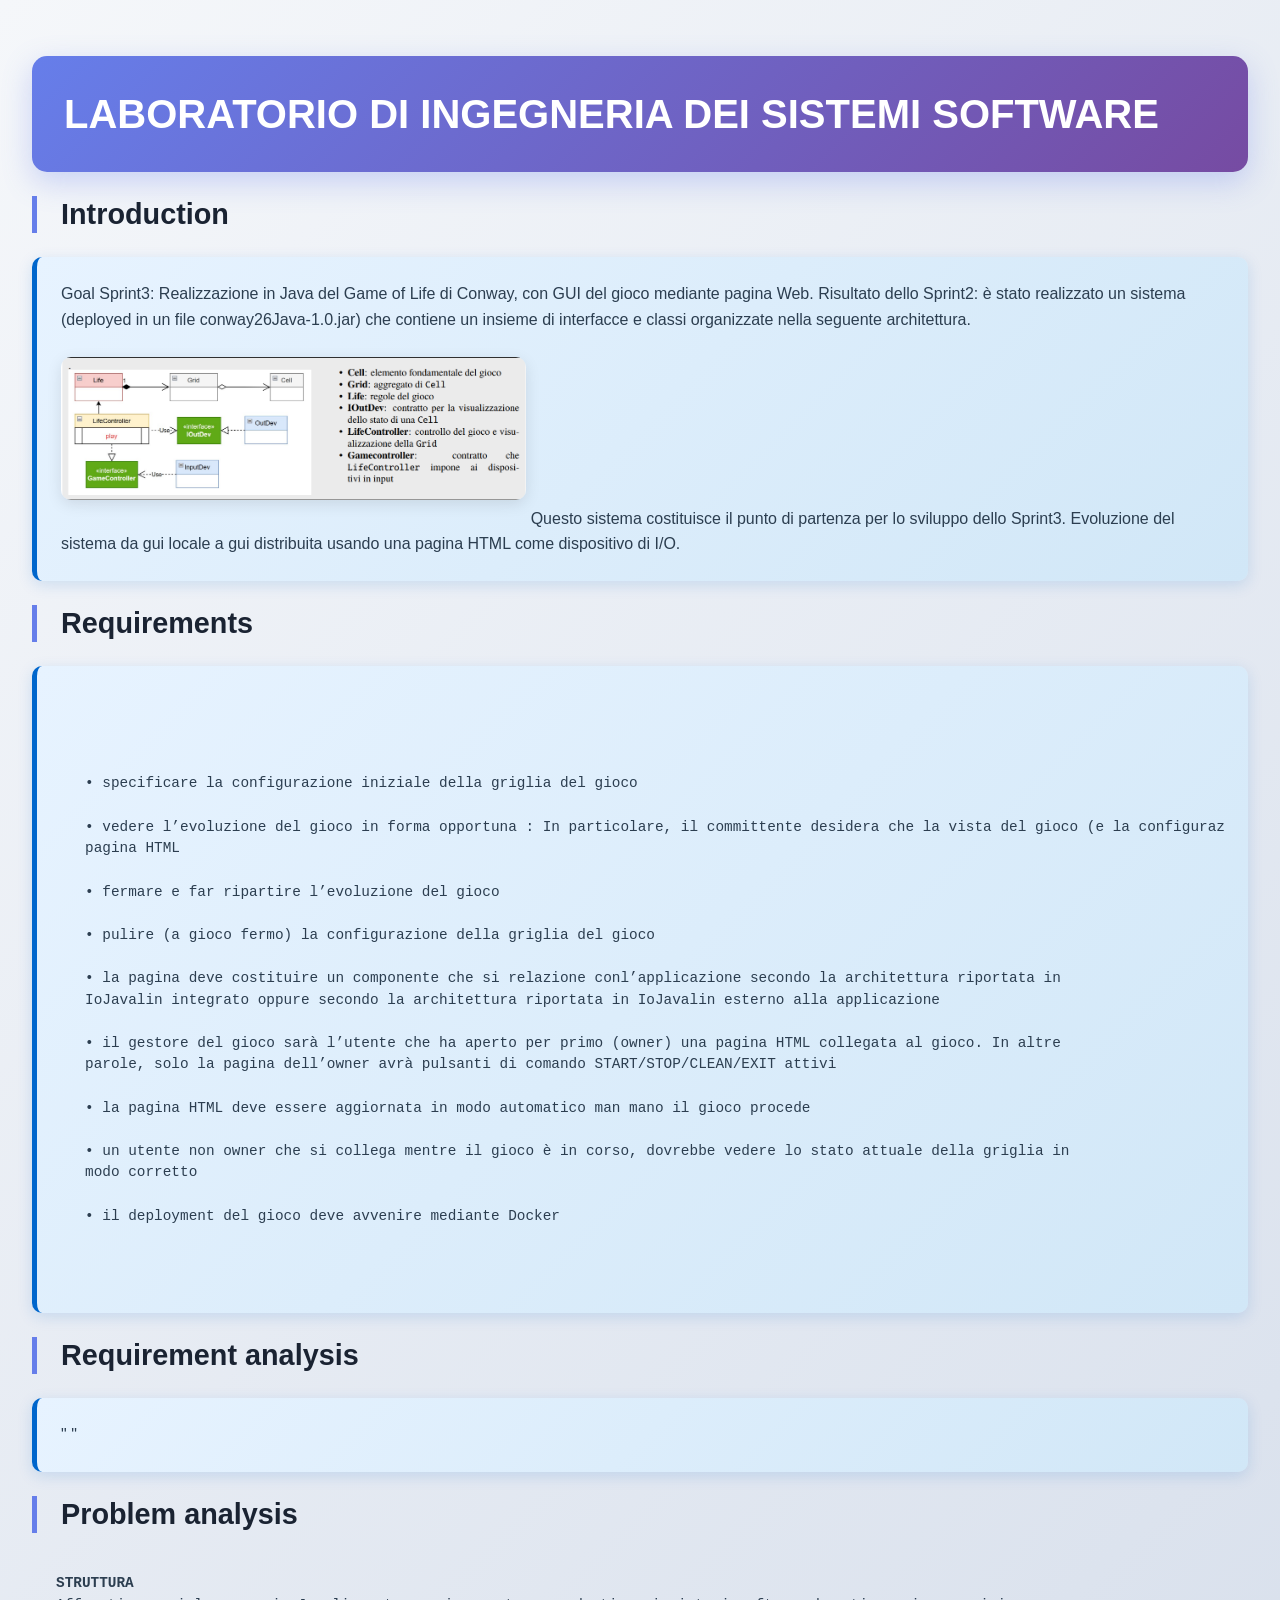
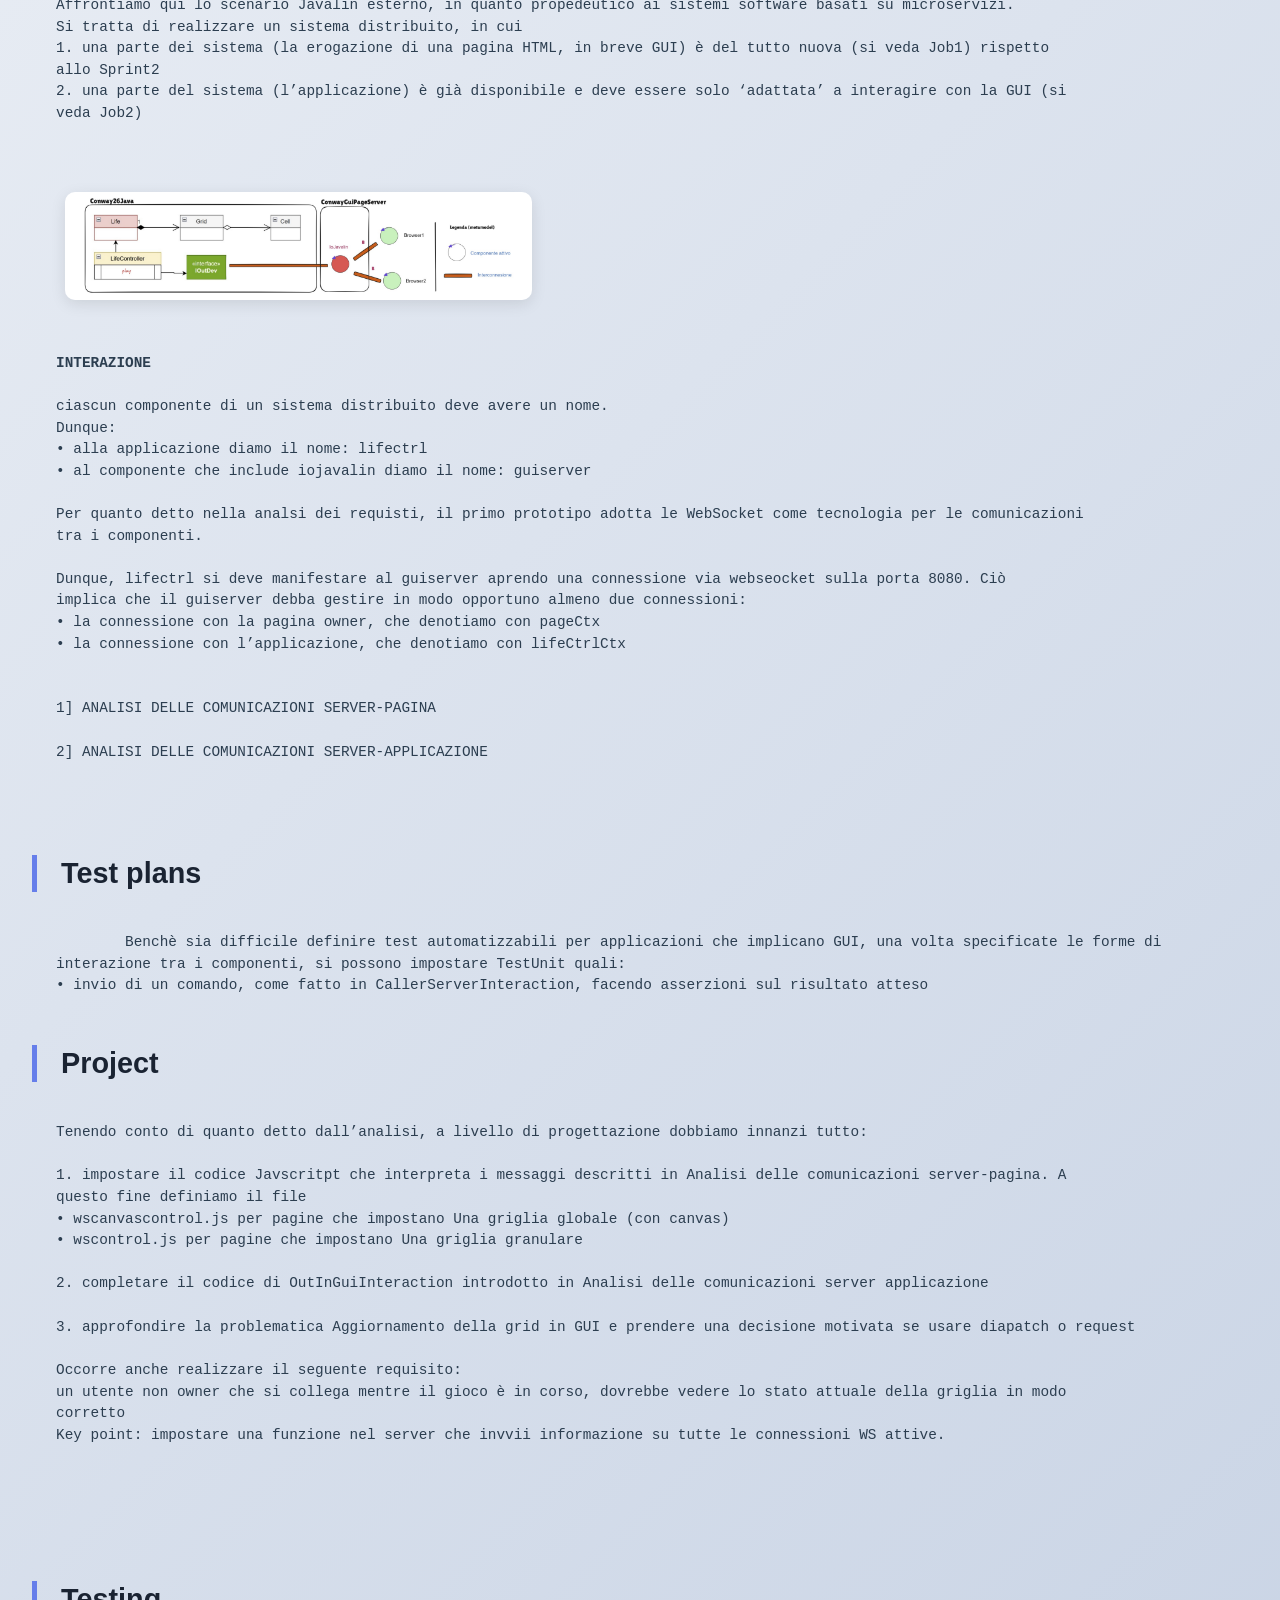
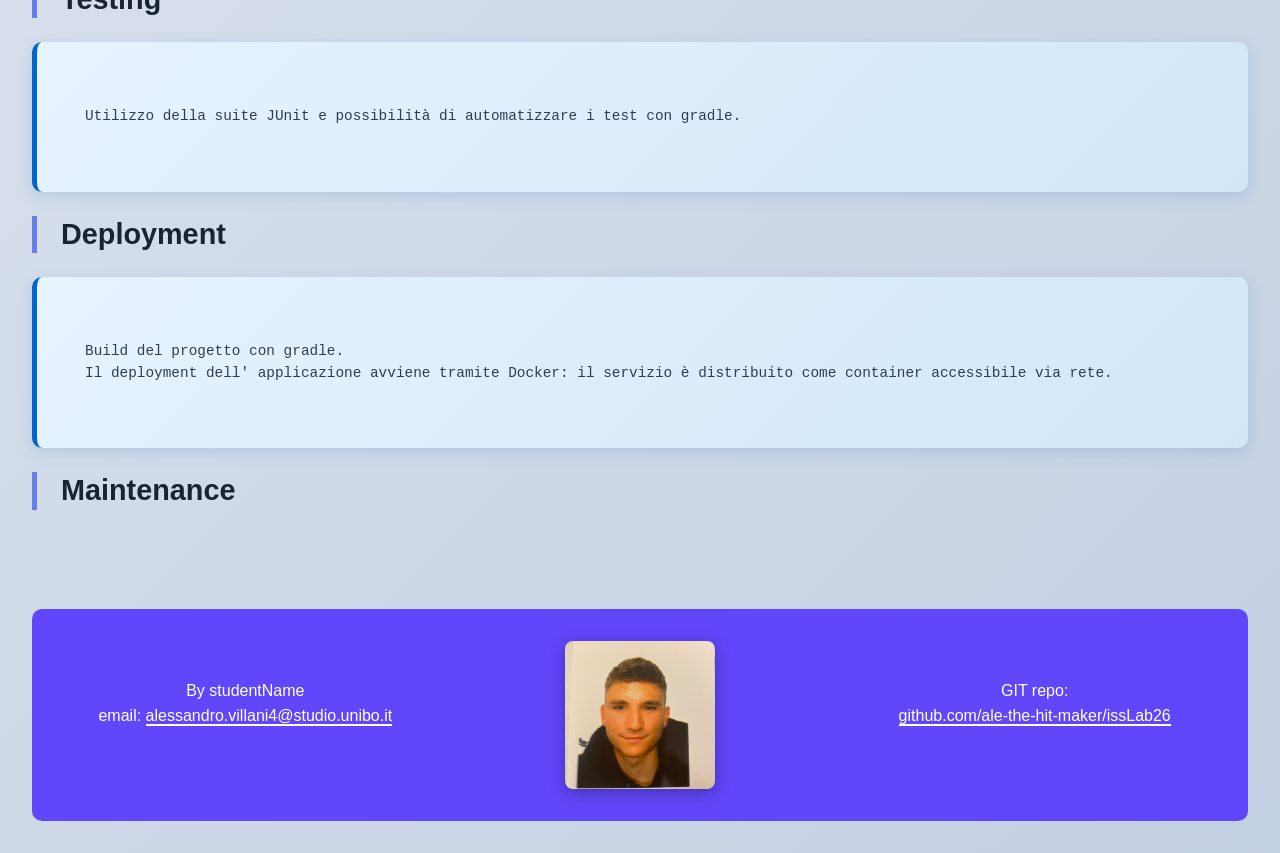
<file: docs/sprint3.html>
<!DOCTYPE html>
<html lang="en">
<head>
    <meta charset="UTF-8">
    <meta name="viewport" content="width=device-width, initial-scale=1.0">
    <title>Sprint 3</title>
<link rel="stylesheet" type="text/css" href="./css/styles.css">
</head>
    

<body>
<div id="top">
<h1>LABORATORIO DI INGEGNERIA DEI SISTEMI SOFTWARE <font size="5"></font> </h1>
</div>  

<div class="body"> 
<h2>Introduction</h2>
<div class="remark">
</pre>
Goal Sprint3: Realizzazione in Java del Game of Life di Conway, con GUI del gioco mediante pagina Web.
Risultato dello Sprint2: è stato realizzato un sistema (deployed in un file conway26Java-1.0.jar) che contiene un
insieme di interfacce e classi organizzate nella seguente architettura.

<img src="./img/IntroduzioneSprint3.png" alt="Problem Analysis Sprint2" width="40%" height="40%">

Questo sistema costituisce il punto di partenza per lo sviluppo dello Sprint3.

Evoluzione del sistema da gui locale a gui distribuita usando una pagina HTML come dispositivo di I/O.

</pre>
</div>

<h2>Requirements</h2>
 
<div class="remark">
<pre>


• specificare la configurazione iniziale della griglia del gioco

• vedere l’evoluzione del gioco in forma opportuna : In particolare, il committente desidera che la vista del gioco (e la configurazione iniziale) sia realizzata mediante una
pagina HTML

• fermare e far ripartire l’evoluzione del gioco

• pulire (a gioco fermo) la configurazione della griglia del gioco

• la pagina deve costituire un componente che si relazione conl’applicazione secondo la architettura riportata in
IoJavalin integrato oppure secondo la architettura riportata in IoJavalin esterno alla applicazione

• il gestore del gioco sarà l’utente che ha aperto per primo (owner) una pagina HTML collegata al gioco. In altre
parole, solo la pagina dell’owner avrà pulsanti di comando START/STOP/CLEAN/EXIT attivi

• la pagina HTML deve essere aggiornata in modo automatico man mano il gioco procede

• un utente non owner che si collega mentre il gioco è in corso, dovrebbe vedere lo stato attuale della griglia in
modo corretto

• il deployment del gioco deve avvenire mediante Docker

</pre>
</div>



<h2>Requirement analysis</h2>
 
<div class="remark">
	" "
</div>
 

<h2>Problem analysis</h2>

<pre>
<strong>STRUTTURA</strong>
Affrontiamo qui lo scenario Javalin esterno, in quanto propedeutico ai sistemi software basati su microservizi.
Si tratta di realizzare un sistema distribuito, in cui
1. una parte dei sistema (la erogazione di una pagina HTML, in breve GUI) è del tutto nuova (si veda Job1) rispetto
allo Sprint2
2. una parte del sistema (l’applicazione) è già disponibile e deve essere solo ‘adattata’ a interagire con la GUI (si
veda Job2)


 <img src="./img/AnalisiDelProblema_s3.png" alt="Problem Analysis" width="40%" height="40%">

<strong>INTERAZIONE</strong>

ciascun componente di un sistema distribuito deve avere un nome.
Dunque:
• alla applicazione diamo il nome: lifectrl
• al componente che include iojavalin diamo il nome: guiserver

Per quanto detto nella analsi dei requisti, il primo prototipo adotta le WebSocket come tecnologia per le comunicazioni
tra i componenti.

Dunque, lifectrl si deve manifestare al guiserver aprendo una connessione via webseocket sulla porta 8080. Ciò
implica che il guiserver debba gestire in modo opportuno almeno due connessioni:
• la connessione con la pagina owner, che denotiamo con pageCtx
• la connessione con l’applicazione, che denotiamo con lifeCtrlCtx


1] ANALISI DELLE COMUNICAZIONI SERVER-PAGINA

2] ANALISI DELLE COMUNICAZIONI SERVER-APPLICAZIONE


</pre>

<h2>Test plans</h2> 
<pre>
	Benchè sia difficile definire test automatizzabili per applicazioni che implicano GUI, una volta specificate le forme di
interazione tra i componenti, si possono impostare TestUnit quali:
• invio di un comando, come fatto in CallerServerInteraction, facendo asserzioni sul risultato atteso 
</pre>

<h2>Project</h2> 
 <pre>
Tenendo conto di quanto detto dall’analisi, a livello di progettazione dobbiamo innanzi tutto:

1. impostare il codice Javscritpt che interpreta i messaggi descritti in Analisi delle comunicazioni server-pagina. A
questo fine definiamo il file
• wscanvascontrol.js per pagine che impostano Una griglia globale (con canvas)
• wscontrol.js per pagine che impostano Una griglia granulare

2. completare il codice di OutInGuiInteraction introdotto in Analisi delle comunicazioni server applicazione

3. approfondire la problematica Aggiornamento della grid in GUI e prendere una decisione motivata se usare diapatch o request

Occorre anche realizzare il seguente requisito:
un utente non owner che si collega mentre il gioco è in corso, dovrebbe vedere lo stato attuale della griglia in modo
corretto
Key point: impostare una funzione nel server che invvii informazione su tutte le connessioni WS attive.



 </pre>
 

<h2>Testing</h2>
<div class="remark">
<pre>
Utilizzo della suite JUnit e possibilità di automatizzare i test con gradle. 
</pre>
</div>

<h2>Deployment</h2>
<div class="remark">
<pre>
Build del progetto con gradle.
Il deployment dell' applicazione avviene tramite Docker: il servizio è distribuito come container accessibile via rete. 
</pre>
</div>

<h2>Maintenance</h2> 
 
<!-- USEFUL
<table style="width:100%" border="1">
<tr>
<td style="width:50%">
</td>
<td></td>
</tr>
</table>
-->
	      	
<br/><br/> 	
</div>  

<div class="footer">
    <div class="footer-left">
        <p>By studentName<br>email: <a href="mailto:alessandro.villani4@studio.unibo.it">alessandro.villani4@studio.unibo.it</a></p>
    </div>
    <div class="footer-center">
        <img src="./img/AlessandroVillani.jpg" alt="emiglio">
    </div>
    <div class="footer-right">
        <p>GIT repo:<br><a href="https://github.com/ale-the-hit-maker/issLab26">github.com/ale-the-hit-maker/issLab26</a></p>
    </div>
</div>
</body>
</html>
</file>
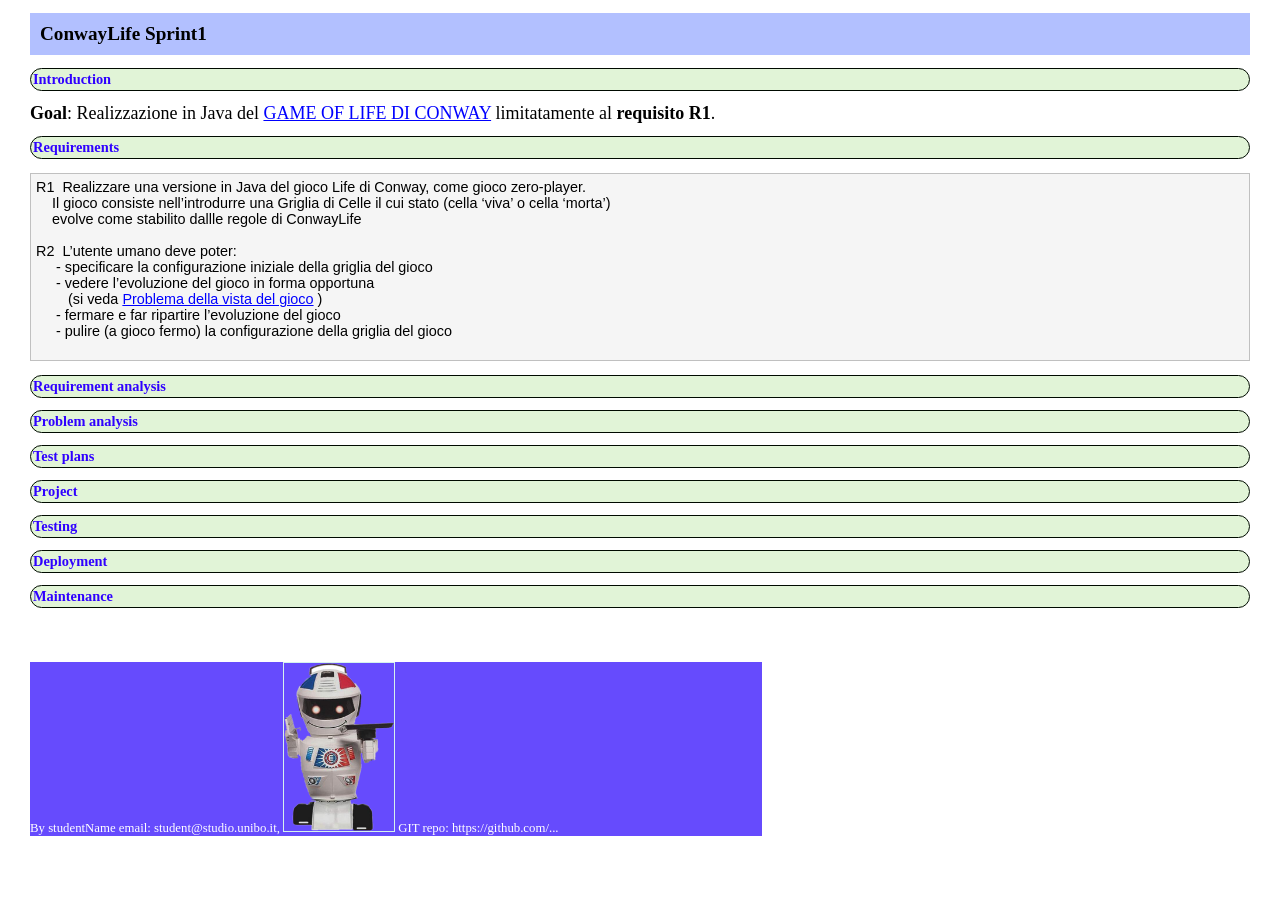
<file: ConwayLife/Sprint1/conway26Java/userDocs/conway26Java_v0.html>
<!DOCTYPE html PUBLIC "-//W3C//DTD HTML 4.01//EN" "http://www.w3.org/TR/html4/strict.dtd">
<html>
<head>

<link rel="stylesheet" type="text/css" href="css/mystyle.css">
<!--
    <script type="text/javascript" src="../css/issStyle.js"></script>
-->
    
</head>
<title>Sprint1: conway26Java_v0</title>
 
    

<body>
<div id="top">
<h1>ConwayLife Sprint1</h1>
</div>  

<div class="body">  

<h2>Introduction</h2>
<b>Goal</b>: Realizzazione in Java del
<a href='https://anatali.github.io/issLab2026/_static/docs/Protobook.pdf#chapter.6'>GAME OF LIFE DI CONWAY</a>
limitatamente al <b>requisito  R1</b>.

<h2>Requirements</h2>

 
<!-- <div class="remark"> -->
<pre>
R1  Realizzare una versione in Java del gioco Life di Conway, come gioco zero-player. 
    Il gioco consiste nell’introdurre una Griglia di Celle il cui stato (cella ‘viva’ o cella ‘morta’) 
    evolve come stabilito dallle regole di ConwayLife

R2  L’utente umano deve poter:
     - specificare la configurazione iniziale della griglia del gioco	
     - vedere l’evoluzione del gioco in forma opportuna 
        (si veda <a href='https://anatali.github.io/issLab2026/_static/docs/Protobook.pdf#section.6.3'>Problema della vista del gioco</a> )
     - fermare e far ripartire l’evoluzione del gioco
     - pulire (a gioco fermo) la configurazione della griglia del gioco

</pre>
  

<h2>Requirement analysis</h2>
 

<h2>Problem analysis</h2>
 

<h2>Test plans</h2> 


<h2>Project</h2> 
 
 

<h2>Testing</h2> 
 

<h2>Deployment</h2> 

 
<h2>Maintenance</h2> 
 
<!-- USEFUL
<table style="width:100%" border="1">
<tr>
<td style="width:50%">
</td>
<td></td>
</tr>
</table>
-->
	      	
<br/><br/> 	
</div>  

<div style="background-color:rgba(86, 56, 253, 0.9); width:60%;text-align:left;color:white">
By studentName email: student@studio.unibo.it, 
<!-- <img src="./img/mbot-S.jpg" alt="mbot" width="15%" height="15%"> -->
<img src="./img/emiglio.png" alt="emiglio" width="15%" height="15%">
GIT repo: https://github.com/... 
</div> 
</body>
</html>
</file>
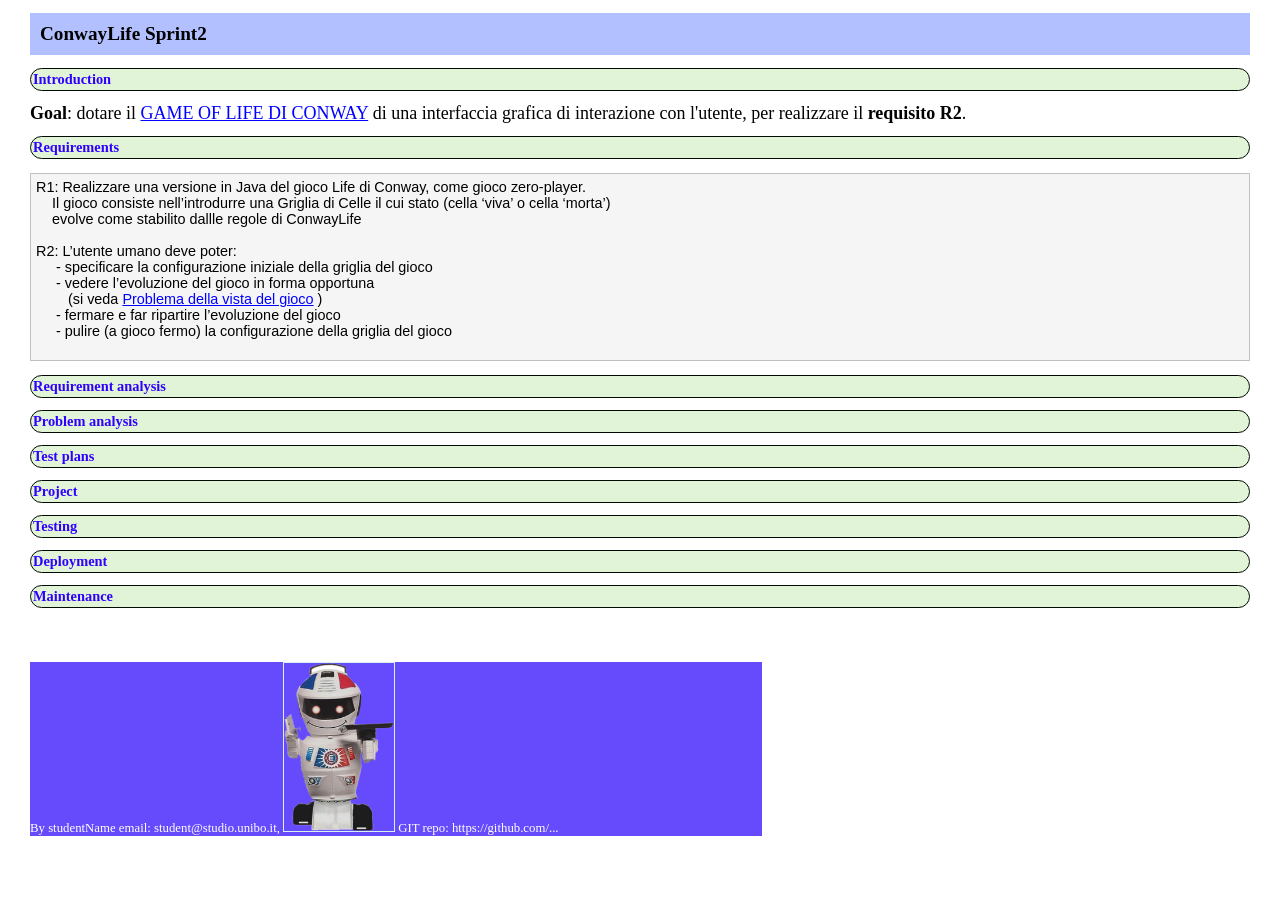
<file: ConwayLife/Sprint2/conway26JavaSwing/userDocs/conway26JavaSwing_v0.html>
<!DOCTYPE html PUBLIC "-//W3C//DTD HTML 4.01//EN" "http://www.w3.org/TR/html4/strict.dtd">
<html>
<head>

<link rel="stylesheet" type="text/css" href="css/mystyle.css">
<!--
    <script type="text/javascript" src="../css/issStyle.js"></script>
-->
    
</head>
   
<title>conway26JavaSwing_v0</title></head>
    

<body>
<div id="top">
<h1>ConwayLife Sprint2</h1>
</div>  

<div class="body">  

<h2>Introduction</h2>
<b>Goal</b>: dotare il 
<a href='https://anatali.github.io/issLab2026/_static/docs/Protobook.pdf#chapter.6'>GAME OF LIFE DI CONWAY</a>
di una interfaccia grafica di interazione con l'utente, per realizzare il <b>requisito R2</b>.
 
<h2>Requirements</h2>

 
<!-- <div class="remark"> -->
<pre>
R1: Realizzare una versione in Java del gioco Life di Conway, come gioco zero-player. 
    Il gioco consiste nell’introdurre una Griglia di Celle il cui stato (cella ‘viva’ o cella ‘morta’) 
    evolve come stabilito dallle regole di ConwayLife

R2: L’utente umano deve poter:
     - specificare la configurazione iniziale della griglia del gioco	
     - vedere l’evoluzione del gioco in forma opportuna 
        (si veda <a href='https://anatali.github.io/issLab2026/_static/docs/Protobook.pdf#section.6.3'>Problema della vista del gioco</a> )
     - fermare e far ripartire l’evoluzione del gioco
     - pulire (a gioco fermo) la configurazione della griglia del gioco

</pre>
  

<h2>Requirement analysis</h2>
 

<h2>Problem analysis</h2>
 

<h2>Test plans</h2> 


<h2>Project</h2> 
 
 

<h2>Testing</h2> 
 

<h2>Deployment</h2> 

 
<h2>Maintenance</h2> 
 
<!-- USEFUL
<table style="width:100%" border="1">
<tr>
<td style="width:50%">
</td>
<td></td>
</tr>
</table>
-->
	      	
<br/><br/> 	
</div>  

<div style="background-color:rgba(86, 56, 253, 0.9); width:60%;text-align:left;color:white">
By studentName email: student@studio.unibo.it, 
<!-- <img src="./img/mbot-S.jpg" alt="mbot" width="15%" height="15%"> -->
<img src="./img/emiglio.png" alt="emiglio" width="15%" height="15%">
GIT repo: https://github.com/... 
</div> 
</body>
</html>
</file>
<file: docs/css/styles.css>
* {
    margin: 0;
    padding: 0;
    box-sizing: border-box;
}

body {
    font-family: -apple-system, BlinkMacSystemFont, 'Segoe UI', Roboto, 'Helvetica Neue', Arial, sans-serif;
    line-height: 1.6;
    color: #2c3e50;
    background: linear-gradient(135deg, #f5f7fa 0%, #c3cfe2 100%);
    min-height: 100vh;
    padding: 2rem;
}

p {
    font-size: 1rem;
    margin-bottom: 1.5rem;
}

a, a:visited, a:active, a:link {
    color: #0066cc;
    text-decoration: none;
    border-bottom: 2px solid transparent;
    transition: all 0.3s ease;
}

a:hover {
    color: #0052a3;
    border-bottom-color: #0066cc;
    background-color: transparent;
}

hr {
    clear: both;
    height: 2px;
    background: linear-gradient(90deg, transparent, #ddd, transparent);
    border: none;
    margin: 2rem 0;
}

h1, h2, h3, h4, h5, h6 {
    color: #1a2332;
    margin-bottom: 1rem;
    margin-top: 1.5rem;
    font-weight: 600;
    line-height: 1.3;
}

h1 {
    font-size: 2.5rem;
    background: linear-gradient(135deg, #667eea 0%, #764ba2 100%);
    color: white;
    padding: 2rem;
    border-radius: 15px;
    box-shadow: 0 10px 30px rgba(102, 126, 234, 0.3);
}

h2 {
    font-size: 1.8rem;
    border-left: 5px solid #667eea;
    padding-left: 1.5rem;
}

h3 {
    font-size: 1.4rem;
    color: #764ba2;
}

h4 {
    font-size: 1.1rem;
    background-color: #f0f4ff;
    padding: 0.5rem 1rem;
    border-radius: 8px;
}

h5 {
    font-size: 1rem;
    color: #555;
}

#i {
    color: #e74c3c;
    font-weight: bold;
}

tt {
    font-family: 'Monaco', 'Courier New', monospace;
    font-size: 0.9rem;
    color: #27ae60;
    background-color: #f4f4f4;
    padding: 2px 6px;
    border-radius: 4px;
}

em {
    font-family: 'Monaco', 'Courier New', monospace;
    font-size: 0.9rem;
    font-weight: bold;
    color: #2980b9;
    border-left: 3px solid #3498db;
    padding-left: 0.5rem;
}

bc {
    font-weight: bold;
    color: #c0392b;
    background-color: #fdeaea;
    padding: 2px 6px;
    border-radius: 4px;
    font-size: 0.95rem;
}

ks {
    font-weight: bold;
    color: #2c3e50;
    font-size: 0.95rem;
}

kc {
    font-weight: bold;
    color: #27ae60;
    font-size: 0.95rem;
}

pre {
    font-family: 'Monaco', 'Courier New', monospace;
    font-size: 0.9rem;
    background-color: transparent;
    color: #2c3e50;
    border-radius: 8px;
    padding: 1.5rem;
    overflow-x: auto;
    margin: 1rem 0;
    line-height: 1.5;
}

m {
    font-family: 'Monaco', 'Courier New', monospace;
    line-height: 1.4;
    font-size: 0.9rem;
    color: #666;
}

div.body {
    font-size: 1rem;
}

k {
    color: #e74c3c;
    font-weight: bold;
    font-size: 0.95rem;
}

div.req {
    background: linear-gradient(135deg, #d4edda 0%, #c3e6cb 100%);
    font-size: 1rem;
    border-left: 5px solid #28a745;
    padding: 1.5rem;
    margin: 1.5rem 0;
    border-radius: 10px;
    box-shadow: 0 4px 15px rgba(40, 167, 69, 0.15);
}

div.remark {
    background: linear-gradient(135deg, #e7f3ff 0%, #d1e7f7 100%);
    border-left: 5px solid #0066cc;
    padding: 1.5rem;
    margin: 1.5rem 0;
    border-radius: 10px;
    box-shadow: 0 4px 15px rgba(0, 102, 204, 0.15);
}

table, th, td {
    border-collapse: collapse;
}

table {
    width: 100%;
    margin: 1.5rem 0;
    border-radius: 10px;
    overflow: hidden;
    box-shadow: 0 4px 15px rgba(0, 0, 0, 0.1);
}

th {
    background: linear-gradient(135deg, #667eea 0%, #764ba2 100%);
    color: white;
    padding: 1rem;
    font-weight: 600;
    text-align: left;
}

td {
    padding: 1rem;
    border-bottom: 1px solid #ecf0f1;
}

tr:hover {
    background-color: #f8f9fa;
}

tr:last-child td {
    border-bottom: none;
}

ol, ul {
    margin-left: 2rem;
    margin-bottom: 1.5rem;
}

li {
    margin-bottom: 0.5rem;
    line-height: 1.8;
}

img {
    border-radius: 10px;
    box-shadow: 0 4px 15px rgba(0, 0, 0, 0.1);
    max-width: 100%;
    height: auto;
    margin: 1.5rem 0;
}

div.wrapdesc {
    max-width: 1000px;
    margin: 0 auto;
    background: white;
    padding: 2rem;
    border-radius: 15px;
    box-shadow: 0 10px 40px rgba(0, 0, 0, 0.1);
}

div.imagedesc {
    max-width: 900px;
    margin: 1.5rem auto;
    text-align: center;
}

.footer {
    background-color: rgba(86, 56, 253, 0.9);
    color: white;
    padding: 2rem;
    margin-top: 2rem;
    border-radius: 10px;
    display: flex;
    justify-content: space-between;
    align-items: center;
    gap: 2rem;
    flex-wrap: wrap;
}

.footer-left, .footer-right {
    flex: 1;
    text-align: center;
    min-width: 150px;
}

.footer-center {
    flex: 1;
    text-align: center;
    display: flex;
    justify-content: center;
}

.footer-center img {
    max-width: 150px;
    height: auto;
    margin: 0;
    box-shadow: 0 4px 15px rgba(0, 0, 0, 0.3);
    border-radius: 8px;
}

.footer a {
    color: white;
    border-bottom-color: white;
}

.footer a:hover {
    color: #e0e0e0;
    border-bottom-color: white;
}

@media (max-width: 768px) {
    .footer {
        flex-direction: column;
        text-align: center;
    }

    .footer-left, .footer-center, .footer-right {
        flex: 1 1 100%;
    }
}

@media (max-width: 768px) {
    body {
        padding: 1rem;
    }

    h1 {
        font-size: 1.8rem;
        padding: 1.5rem;
    }

    h2 {
        font-size: 1.4rem;
    }

    div.wrapdesc {
        padding: 1rem;
    }

    table {
        font-size: 0.9rem;
    }

    th, td {
        padding: 0.75rem;
    }
}
</file>
<file: ConwayLife/Sprint1/conway26Java/userDocs/css/mystyle.css>
body {
			font-family: 'Latin Modern Roman', serif;
			margin-left: 30px;
			margin-right: 30px;
			font-size: 0.8em;
}
 
 
 
		a:link{
			text-decoration: underline;
			color: blue;
			font-color: #ffccff;
			font-size: 100%;
		}


		hr {
			clear: both;
			height: 1px;
			color: #242424;
			background-color: transparent;
		}


div.top {
	width: 80%;
}
		
		div.bottom {
			width: 60%;
			background-color: lightyellow;
			border-style: solid;
			margin-top: 3em;
			margin-left:0.5em;
		}

		#i {
			color: #ff1010;
		}

		tt {
			font-family: "Arial";
			font-size: 90%;
			color: #006600;
		}

		em {
			font-family: "Arial";
			font-size: 110%;
			font-weight: bold;
			border-style: solid;
			border-color: #abe876;
			color: #1632cc;
		}

		bc {
			font-family: "Arial";
			font-size: 90%;
			font-weight: bold;
			color: #990000;
			background-color: #fcf8c7;
		}

		ks {
			font-family: "Arial";
			font-weight: bold;
			color: #0000CD;
			font-size: 90%;
		}

		kc {
			font-family: "Arial";
			font-weight: bold;
			color: #008000;
			font-size: 90%;
		}

		pre {
			font-family: "Arial";
			font-size: 0.8em;
			background-color: #f5f5f5;
			border: 1.5px solid silver;
			padding: 5px;
		}

		div.body {
			font-size: 18px;
		}

 		h1 {
			font-size: 1.5em;
			background-color: #b2c0ff;
			padding: 10px;
		}

		h2 {
			#background-color: #9ed8ff;
		font-size: 0.8em;
		background-color: #e1f4d7 !important;
		color: rgb(47, 0, 255) !important;
		margin: 100 !important;
		border: 1px solid rgb(0, 10, 0) !important;
		border-radius: 15px !important;
		padding: 2px !important;
		}

		h3 {
			background-color: #e6ccff;
			font-size: 100%;
		}

		h4 {
			background-color: #ccffcc;
			font-size: 100%;
			width: 95%;
			border-radius: 5px;
			padding: 2px;
		}

		h5 {
			background-color: #d5ffb0;
			font-size: 100%;
		}

		div.req {
			background-color: #d9ffb3;
			font-size: 18px;
			width: 700px;
			border: 3px solid green;
			padding: 15px;
			margin: 10px;
		}

		div.remark {
			background-color: #E3F2FD;
			border: 1.5px solid #d5f2ed;
			padding: 15px;
			margin: 10px;
			border-radius: 25px;
		}

		table,
		th,
		td {
			border: 1px solid black;
			border-collapse: collapse;
		}

		ol,
		ul,
		li {
			margin: 0;
			margin-left: 10px;
			padding: 0;
			padding-bottom: 5px;
		}

		table,
		th,
		td {
			border: 1px solid black;
		}

		img {
			border: 1.5px solid #d5f2ed
		}
 
		div.wrapdesc {
			width: 90%;
			margin: auto;
		}

		div.imagedesc {
			width: 85%;
			margin: auto;
		}
</file>
<file: ConwayLife/Sprint2/conway26JavaSwing/userDocs/css/mystyle.css>
body {
			font-family: 'Latin Modern Roman', serif;
			margin-left: 30px;
			margin-right: 30px;
			font-size: 0.8em;
}
 
 
 
		a:link{
			text-decoration: underline;
			color: blue;
			font-color: #ffccff;
			font-size: 100%;
		}


		hr {
			clear: both;
			height: 1px;
			color: #242424;
			background-color: transparent;
		}


div.top {
	width: 80%;
}
		
		div.bottom {
			width: 60%;
			background-color: lightyellow;
			border-style: solid;
			margin-top: 3em;
			margin-left:0.5em;
		}

		#i {
			color: #ff1010;
		}

		tt {
			font-family: "Arial";
			font-size: 90%;
			color: #006600;
		}

		em {
			font-family: "Arial";
			font-size: 110%;
			font-weight: bold;
			border-style: solid;
			border-color: #abe876;
			color: #1632cc;
		}

		bc {
			font-family: "Arial";
			font-size: 90%;
			font-weight: bold;
			color: #990000;
			background-color: #fcf8c7;
		}

		ks {
			font-family: "Arial";
			font-weight: bold;
			color: #0000CD;
			font-size: 90%;
		}

		kc {
			font-family: "Arial";
			font-weight: bold;
			color: #008000;
			font-size: 90%;
		}

		pre {
			font-family: "Arial";
			font-size: 0.8em;
			background-color: #f5f5f5;
			border: 1.5px solid silver;
			padding: 5px;
		}

		div.body {
			font-size: 18px;
		}

 		h1 {
			font-size: 1.5em;
			background-color: #b2c0ff;
			padding: 10px;
		}

		h2 {
			#background-color: #9ed8ff;
		font-size: 0.8em;
		background-color: #e1f4d7 !important;
		color: rgb(47, 0, 255) !important;
		margin: 100 !important;
		border: 1px solid rgb(0, 10, 0) !important;
		border-radius: 15px !important;
		padding: 2px !important;
		}

		h3 {
			background-color: #e6ccff;
			font-size: 100%;
		}

		h4 {
			background-color: #ccffcc;
			font-size: 100%;
			width: 95%;
			border-radius: 5px;
			padding: 2px;
		}

		h5 {
			background-color: #d5ffb0;
			font-size: 100%;
		}

		div.req {
			background-color: #d9ffb3;
			font-size: 18px;
			width: 700px;
			border: 3px solid green;
			padding: 15px;
			margin: 10px;
		}

		div.remark {
			background-color: #E3F2FD;
			border: 1.5px solid #d5f2ed;
			padding: 15px;
			margin: 10px;
			border-radius: 25px;
		}

		table,
		th,
		td {
			border: 1px solid black;
			border-collapse: collapse;
		}

		ol,
		ul,
		li {
			margin: 0;
			margin-left: 10px;
			padding: 0;
			padding-bottom: 5px;
		}

		table,
		th,
		td {
			border: 1px solid black;
		}

		img {
			border: 1.5px solid #d5f2ed
		}
 
		div.wrapdesc {
			width: 90%;
			margin: auto;
		}

		div.imagedesc {
			width: 85%;
			margin: auto;
		}
</file>
